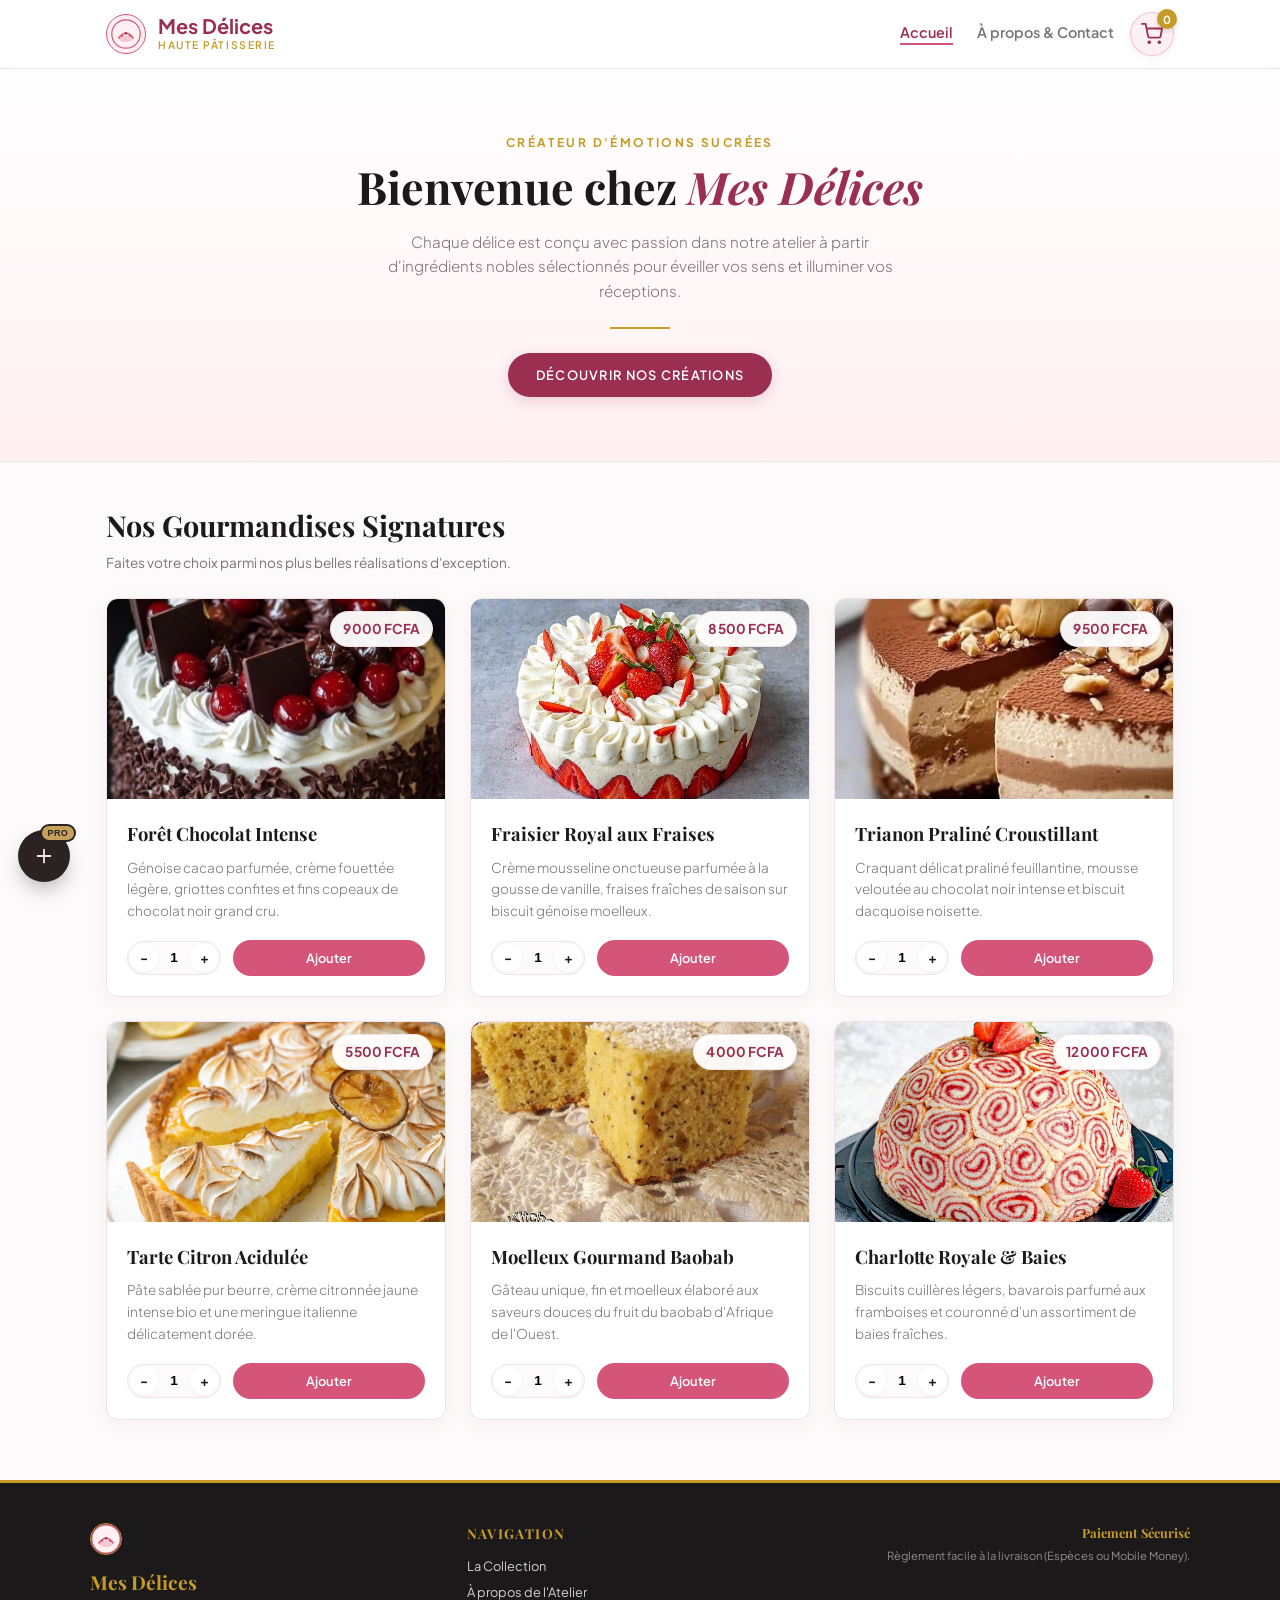
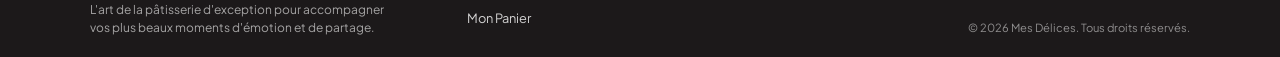
<file: index.html>
<!DOCTYPE html>
<html lang="fr">
<head>
  <meta charset="UTF-8" />
  <meta name="viewport" content="width=device-width, initial-scale=1.0" />
  <title>Mes Délices — Haute Pâtisserie</title>
  
  <!-- Polices Google : Playfair Display pour les titres (luxe) et Plus Jakarta Sans pour les textes -->
  <link rel="preconnect" href="https://fonts.googleapis.com">
  <link rel="preconnect" href="https://fonts.gstatic.com" crossorigin>
    <link rel="icon" type="image/svg+xml" href="max/logo.svg"/>
  <link href="https://fonts.googleapis.com/css2?family=Playfair+Display:ital,wght@0,600;0,700;1,600&family=Plus+Jakarta+Sans:wght@300;400;500;600;700&display=swap" rel="stylesheet">

  <style>
    /* ---------- VARIABLES & THÈME (LUXE SOBRE) ---------- */
    :root {
      --pink: #D4547A;
      --pink-dark: #9B2F52;
      --pink-light: #FFF0F3;
      --gold: #C59B27;
      --gold-light: #FAF5F0;
      --dark: #1C191A;
      --text: #2E2A2C;
      --text-light: #7A7378;
      --bg: #FCFAFA;
      --white: #ffffff;
      --border: #EFE3E7;
      --radius: 12px;
      --transition: all 0.3s cubic-bezier(0.4, 0, 0.2, 1);
      --shadow: 0 4px 20px rgba(155, 47, 82, 0.05);
    }

    /* ---------- RESET & BASES ---------- */
    * {
      box-sizing: border-box;
      margin: 0;
      padding: 0;
    }

    body {
      font-family: 'Plus Jakarta Sans', sans-serif;
      background-color: var(--bg);
      color: var(--text);
      line-height: 1.6;
      display: flex;
      flex-direction: column;
      min-height: 100vh;
      overflow-x: hidden;
    }

    h1, h2, h3, h4 {
      font-family: 'Playfair Display', serif;
      color: var(--dark);
      font-weight: 700;
    }

    a {
      text-decoration: none;
      color: inherit;
    }

    button {
      font-family: inherit;
      cursor: pointer;
      border: none;
      background: none;
      transition: var(--transition);
    }

    /* ---------- NAV BAR / TOP BAR ---------- */
    .top-bar {
      position: sticky;
      top: 0;
      z-index: 100;
      background: rgba(255, 255, 255, 0.95);
      backdrop-filter: blur(8px);
      border-bottom: 1px solid var(--border);
      box-shadow: 0 2px 10px rgba(0, 0, 0, 0.02);
    }

    .top-bar-inner {
      max-width: 1100px;
      margin: 0 auto;
      padding: 12px 16px;
      display: flex;
      align-items: center;
      justify-content: space-between;
    }

    .brand {
      display: flex;
      align-items: center;
      gap: 12px;
    }

    .brand-logo-container {
      width: 40px;
      height: 40px;
      border-radius: 50%;
      background: var(--pink-light);
      border: 1px solid var(--pink);
      display: flex;
      align-items: center;
      justify-content: center;
      padding: 4px;
    }

    .brand-logo-container svg {
      width: 100%;
      height: 100%;
      color: var(--pink);
    }

    .brand-meta {
      display: flex;
      flex-direction: column;
    }

    .brand-name {
      font-size: 1.25rem;
      font-weight: 700;
      color: var(--pink-dark);
      line-height: 1.1;
    }

    .brand-subtitle {
      font-size: 0.65rem;
      text-transform: uppercase;
      letter-spacing: 0.15em;
      color: var(--gold);
      font-weight: 600;
    }

    /* Actions Navigation */
    .nav-actions {
      display: flex;
      align-items: center;
      gap: 16px;
    }

    .desktop-nav {
      display: none;
      gap: 24px;
    }

    .nav-link {
      font-size: 0.9rem;
      font-weight: 600;
      color: var(--text-light);
      position: relative;
      padding-bottom: 4px;
    }

    .nav-link:hover, .nav-link.active {
      color: var(--pink-dark);
    }

    .nav-link::after {
      content: '';
      position: absolute;
      bottom: 0;
      left: 0;
      width: 0;
      height: 2px;
      background: var(--pink);
      transition: var(--transition);
    }

    .nav-link:hover::after, .nav-link.active::after {
      width: 100%;
    }

    .cart-btn {
      position: relative;
      background: var(--pink-light);
      border: 1px solid rgba(212, 84, 122, 0.3);
      color: var(--pink-dark);
      border-radius: 50%;
      width: 44px;
      height: 44px;
      display: flex;
      align-items: center;
      justify-content: center;
      box-shadow: 0 2px 8px rgba(214, 84, 122, 0.1);
    }

    .cart-btn:hover {
      background: var(--pink);
      color: var(--white);
      transform: scale(1.05);
    }

    .cart-count {
      position: absolute;
      top: -4px;
      right: -4px;
      background: var(--gold);
      color: var(--white);
      font-size: 0.7rem;
      font-weight: 700;
      min-width: 20px;
      height: 20px;
      border-radius: 50%;
      display: flex;
      align-items: center;
      justify-content: center;
      padding: 0 4px;
      box-shadow: 0 2px 5px rgba(0,0,0,0.15);
    }

    .burger-btn {
      display: flex;
      align-items: center;
      justify-content: center;
      width: 40px;
      height: 40px;
      color: var(--dark);
    }

    /* ---------- MENU BURGER DESCENT ---------- */
    .mobile-menu {
      display: none;
      background: var(--white);
      border-bottom: 1px solid var(--border);
      padding: 16px;
      flex-direction: column;
      gap: 12px;
      box-shadow: 0 4px 10px rgba(0,0,0,0.05);
    }

    .mobile-menu button {
      text-align: left;
      font-size: 1rem;
      font-weight: 600;
      padding: 10px 12px;
      border-radius: 8px;
      width: 100%;
    }

    .mobile-menu button:hover {
      background: var(--pink-light);
      color: var(--pink-dark);
    }

    /* ---------- CONTENU SPA (ONGLETS) ---------- */
    .tab-content {
      display: none;
    }

    .tab-content.active {
      display: block;
      animation: fadeIn 0.4s ease-in-out;
    }

    @keyframes fadeIn {
      from { opacity: 0; transform: translateY(8px); }
      to { opacity: 1; transform: translateY(0); }
    }

    /* ---------- HERO ACCUEIL ---------- */
    .hero-section {
      background: linear-gradient(180deg, var(--white) 0%, var(--pink-light) 100%);
      text-align: center;
      padding: 48px 16px;
      border-bottom: 1px solid var(--border);
    }

    .hero-container {
      max-width: 750px;
      margin: 0 auto;
    }

    .hero-subtitle {
      font-size: 0.75rem;
      text-transform: uppercase;
      letter-spacing: 0.2em;
      color: var(--gold);
      font-weight: 700;
      margin-bottom: 8px;
      display: block;
    }

    .hero-title {
      font-size: 2.2rem;
      line-height: 1.2;
      margin-bottom: 16px;
    }

    .hero-title span {
      color: var(--pink-dark);
      font-style: italic;
    }

    .hero-desc {
      font-size: 0.95rem;
      color: var(--text-light);
      font-weight: 300;
      max-width: 550px;
      margin: 0 auto 24px;
    }

    .hero-divider {
      width: 60px;
      height: 2px;
      background: var(--gold);
      margin: 0 auto 24px;
    }

    .hero-btn {
      display: inline-flex;
      align-items: center;
      gap: 8px;
      background: var(--pink-dark);
      color: var(--white);
      font-weight: 600;
      font-size: 0.8rem;
      text-transform: uppercase;
      letter-spacing: 0.1em;
      padding: 12px 28px;
      border-radius: 30px;
      box-shadow: 0 4px 15px rgba(155, 47, 82, 0.2);
    }

    .hero-btn:hover {
      background: var(--pink);
      transform: translateY(-2px);
    }

    /* ---------- SECTION TITLES ---------- */
    .section-header {
      max-width: 1100px;
      margin: 40px auto 24px;
      padding: 0 16px;
      display: flex;
      flex-direction: column;
      gap: 4px;
    }

    .section-title {
      font-size: 1.8rem;
    }

    .section-subtitle {
      font-size: 0.85rem;
      color: var(--text-light);
    }

    /* ---------- GRILLE PRODUITS ---------- */
    .products-container {
      max-width: 1100px;
      margin: 0 auto 60px;
      padding: 0 16px;
    }

    .products-grid {
      display: grid;
      grid-template-columns: 1fr;
      gap: 24px;
    }

    .product-card {
      background: var(--white);
      border: 1px solid var(--border);
      border-radius: var(--radius);
      overflow: hidden;
      display: flex;
      flex-direction: column;
      transition: var(--transition);
      box-shadow: var(--shadow);
    }

    .product-card:hover {
      transform: translateY(-5px);
      box-shadow: 0 12px 30px rgba(155, 47, 82, 0.1);
    }

    .product-img-wrapper {
      position: relative;
      height: 200px;
      background: var(--pink-light);
    }

    .product-image {
      width: 100%;
      height: 100%;
      object-fit: cover;
    }

    .product-badge-price {
      position: absolute;
      top: 12px;
      right: 12px;
      background: rgba(255, 255, 255, 0.95);
      padding: 6px 12px;
      border-radius: 20px;
      font-size: 0.85rem;
      font-weight: 700;
      color: var(--pink-dark);
      box-shadow: 0 2px 8px rgba(0,0,0,0.08);
      border: 1px solid var(--border);
    }

    .product-info {
      padding: 20px;
      display: flex;
      flex-direction: column;
      flex-grow: 1;
      justify-content: space-between;
    }

    .product-name-title {
      font-size: 1.15rem;
      margin-bottom: 8px;
    }

    .product-desc-text {
      color: var(--text-light);
      font-size: 0.85rem;
      font-weight: 300;
      margin-bottom: 18px;
      display: -webkit-box;
      -webkit-line-clamp: 3;
      -webkit-box-orient: vertical;
      overflow: hidden;
    }

    .product-actions-bar {
      display: flex;
      align-items: center;
      justify-content: space-between;
      gap: 12px;
    }

    .qty-selector {
      display: flex;
      align-items: center;
      border: 1px solid var(--border);
      border-radius: 20px;
      background: var(--bg);
      padding: 2px;
    }

    .qty-selector button {
      width: 28px;
      height: 28px;
      background: var(--white);
      border-radius: 50%;
      display: flex;
      align-items: center;
      justify-content: center;
      font-size: 0.85rem;
      font-weight: 700;
      color: var(--dark);
      box-shadow: 0 1px 3px rgba(0,0,0,0.05);
    }

    .qty-selector button:hover {
      background: var(--pink-light);
      color: var(--pink-dark);
    }

    .qty-selector input {
      width: 32px;
      text-align: center;
      border: none;
      background: transparent;
      font-size: 0.85rem;
      font-weight: 700;
    }

    .add-to-cart-btn {
      flex-grow: 1;
      background: var(--pink);
      color: var(--white);
      border-radius: 20px;
      padding: 10px 14px;
      font-weight: 600;
      font-size: 0.8rem;
      display: flex;
      align-items: center;
      justify-content: center;
      gap: 6px;
    }

    .add-to-cart-btn:hover {
      background: var(--pink-dark);
    }

    /* ---------- PAGE INFOS ---------- */
    .infos-container {
      max-width: 900px;
      margin: 40px auto 60px;
      padding: 0 16px;
    }

    .infos-grid {
      display: grid;
      grid-template-columns: 1fr;
      gap: 32px;
    }

    .info-card {
      background: var(--white);
      border: 1px solid var(--border);
      border-radius: var(--radius);
      padding: 30px;
      box-shadow: var(--shadow);
    }

    .info-card h3 {
      font-size: 1.35rem;
      color: var(--pink-dark);
      margin-bottom: 20px;
      border-bottom: 1px solid var(--border);
      padding-bottom: 8px;
    }

    .info-details {
      display: flex;
      flex-direction: column;
      gap: 20px;
    }

    .info-item {
      display: flex;
      gap: 16px;
    }

    .info-icon {
      width: 40px;
      height: 40px;
      border-radius: 50%;
      background: var(--pink-light);
      color: var(--pink-dark);
      display: flex;
      align-items: center;
      justify-content: center;
      flex-shrink: 0;
    }

    .info-item h4 {
      font-family: 'Plus Jakarta Sans', sans-serif;
      font-size: 0.75rem;
      text-transform: uppercase;
      letter-spacing: 0.1em;
      color: var(--gold);
      margin-bottom: 2px;
    }

    .info-item p {
      font-size: 0.9rem;
      font-weight: 400;
    }

    .social-links {
      display: flex;
      gap: 12px;
      margin-top: 10px;
    }

    .social-btn {
      width: 36px;
      height: 36px;
      border-radius: 50%;
      background: var(--bg);
      border: 1px solid var(--border);
      display: flex;
      align-items: center;
      justify-content: center;
      color: var(--text-light);
    }

    .social-btn:hover {
      background: var(--pink-light);
      color: var(--pink-dark);
      border-color: var(--pink);
    }

    .hours-list {
      list-style: none;
    }

    .hours-list li {
      display: flex;
      justify-content: space-between;
      padding: 10px 0;
      font-size: 0.9rem;
      border-bottom: 1px dashed var(--border);
    }

    .hours-list li:last-child {
      border-bottom: none;
    }

    .hours-list span.day {
      font-weight: 600;
    }

    .hours-list span.time {
      color: var(--text-light);
    }

    .hours-list li.highlight span.time {
      color: var(--pink-dark);
      font-weight: 700;
    }

    /* ---------- MODAL TIROIR PANIER & COMMANDE ---------- */
    .cart-modal {
      position: fixed;
      inset: 0;
      z-index: 1000;
      display: none;
    }

    .cart-modal.open {
      display: block;
    }

    .modal-overlay {
      position: absolute;
      inset: 0;
      background: rgba(28, 25, 26, 0.5);
      backdrop-filter: blur(2px);
    }

    .modal-drawer {
      position: absolute;
      top: 0;
      right: 0;
      bottom: 0;
      width: 100%;
      max-width: 440px;
      background: var(--white);
      box-shadow: -5px 0 30px rgba(0,0,0,0.15);
      display: flex;
      flex-direction: column;
      animation: slideIn 0.3s ease-out;
    }

    @keyframes slideIn {
      from { transform: translateX(100%); }
      to { transform: translateX(0); }
    }

    .modal-header {
      padding: 20px;
      border-bottom: 1px solid var(--border);
      display: flex;
      align-items: center;
      justify-content: space-between;
    }

    .modal-title-wrapper {
      display: flex;
      align-items: center;
      gap: 8px;
    }

    .modal-title-wrapper .spark {
      color: var(--gold);
    }

    .modal-title-wrapper h2 {
      font-size: 1.3rem;
    }

    .close-modal-btn {
      font-size: 1.5rem;
      color: var(--text-light);
      padding: 4px;
    }

    .close-modal-btn:hover {
      color: var(--pink);
    }

    .modal-body {
      flex-grow: 1;
      overflow-y: auto;
      padding: 20px;
    }

    /* ÉTATS MODAL */
    .modal-state {
      display: none;
    }

    .modal-state.active {
      display: block;
    }

    /* Panier Vide */
    .cart-empty-state {
      text-align: center;
      padding: 40px 10px;
    }

    .cart-empty-icon {
      width: 60px;
      height: 60px;
      border-radius: 50%;
      background: var(--pink-light);
      color: var(--pink-dark);
      display: flex;
      align-items: center;
      justify-content: center;
      margin: 0 auto 16px;
    }

    .cart-empty-state h3 {
      font-size: 1.15rem;
      margin-bottom: 6px;
    }

    .cart-empty-state p {
      font-size: 0.8rem;
      color: var(--text-light);
      margin-bottom: 20px;
    }

    .cart-empty-btn {
      background: var(--pink-dark);
      color: var(--white);
      padding: 10px 20px;
      border-radius: 20px;
      font-size: 0.8rem;
      font-weight: 600;
    }

    /* Liste Panier */
    .cart-items-list {
      display: flex;
      flex-direction: column;
      gap: 14px;
    }

    .cart-item-row {
      display: flex;
      gap: 12px;
      background: var(--gold-light);
      border: 1px solid rgba(197, 155, 39, 0.15);
      border-radius: var(--radius);
      padding: 12px;
      position: relative;
    }

    .cart-item-img {
      width: 64px;
      height: 64px;
      object-fit: cover;
      border-radius: 8px;
    }

    .cart-item-details {
      flex-grow: 1;
      display: flex;
      flex-direction: column;
      justify-content: space-between;
    }

    .cart-item-name {
      font-family: 'Playfair Display', serif;
      font-size: 0.95rem;
      font-weight: 700;
      padding-right: 20px;
    }

    .cart-item-price {
      font-size: 0.85rem;
      font-weight: 700;
      color: var(--pink-dark);
    }

    .cart-item-control-row {
      display: flex;
      align-items: center;
      justify-content: space-between;
      margin-top: 6px;
    }

    .cart-item-subtotal {
      font-size: 0.85rem;
      font-weight: 700;
    }

    .remove-item-btn {
      position: absolute;
      top: 8px;
      right: 8px;
      color: var(--text-light);
      font-size: 0.85rem;
    }

    .remove-item-btn:hover {
      color: var(--pink);
    }

    /* Formulaire de Commande */
    .order-total-banner {
      background: var(--pink-light);
      border: 1px solid rgba(214, 84, 122, 0.2);
      border-radius: 8px;
      padding: 10px;
      text-align: center;
      font-size: 0.85rem;
      color: var(--pink-dark);
      font-weight: 700;
      margin-bottom: 16px;
    }

    .checkout-form {
      display: flex;
      flex-direction: column;
      gap: 14px;
    }

    .form-row-2 {
      display: grid;
      grid-template-columns: 1fr 1fr;
      gap: 12px;
    }

    .form-group-custom {
      display: flex;
      flex-direction: column;
      gap: 4px;
    }

    .form-group-custom label {
      font-size: 0.7rem;
      font-weight: 700;
      text-transform: uppercase;
      letter-spacing: 0.05em;
      color: var(--gold);
    }

    .form-group-custom label span {
      color: var(--pink);
    }

    .form-group-custom input,
    .form-group-custom textarea {
      width: 100%;
      border: 1px solid var(--border);
      border-radius: 8px;
      padding: 10px 12px;
      font-size: 0.9rem;
      font-family: inherit;
      background: var(--bg);
      transition: var(--transition);
    }

    .form-group-custom input:focus,
    .form-group-custom textarea:focus {
      outline: none;
      border-color: var(--pink);
      background: var(--white);
    }

    .form-actions {
      display: flex;
      gap: 12px;
      margin-top: 10px;
    }

    .form-back-btn {
      width: 35%;
      border: 1px solid var(--pink);
      color: var(--pink-dark);
      border-radius: 20px;
      padding: 12px;
      font-weight: 700;
      font-size: 0.8rem;
    }

    .form-back-btn:hover {
      background: var(--pink-light);
    }

    .form-submit-btn {
      width: 65%;
      background: var(--pink-dark);
      color: var(--white);
      border-radius: 20px;
      padding: 12px;
      font-weight: 700;
      font-size: 0.8rem;
    }

    .form-submit-btn:hover {
      background: var(--pink);
    }

    /* Succès */
    .success-state {
      text-align: center;
      padding: 20px 0;
    }

    .success-icon {
      width: 64px;
      height: 64px;
      background: #E8F5E9;
      border: 2px solid #4CAF50;
      color: #2E7D32;
      border-radius: 50%;
      display: flex;
      align-items: center;
      justify-content: center;
      margin: 0 auto 16px;
    }

    .success-title {
      font-size: 1.5rem;
      margin-bottom: 8px;
    }

    .success-desc {
      font-size: 0.85rem;
      color: var(--text-light);
      margin-bottom: 24px;
    }

    .success-receipt {
      background: var(--pink-light);
      border-radius: var(--radius);
      padding: 16px;
      text-align: left;
      font-size: 0.8rem;
      display: flex;
      flex-direction: column;
      gap: 8px;
      margin-bottom: 24px;
    }

    .receipt-line span {
      display: block;
    }

    .receipt-label {
      font-size: 0.65rem;
      text-transform: uppercase;
      letter-spacing: 0.05em;
      color: var(--gold);
      font-weight: 700;
    }

    .receipt-value {
      font-weight: 600;
      color: var(--dark);
    }

    .success-close-btn {
      width: 100%;
      background: var(--pink-dark);
      color: var(--white);
      padding: 12px;
      border-radius: 20px;
      font-weight: 700;
      font-size: 0.8rem;
    }

    /* Bas de Modal (Total & Validation) */
    .modal-footer {
      border-top: 1px solid var(--border);
      padding: 20px;
      background: var(--pink-light);
      display: flex;
      flex-direction: column;
      gap: 12px;
    }

    .footer-total-row {
      display: flex;
      justify-content: space-between;
      align-items: center;
    }

    .footer-total-row span {
      font-size: 0.9rem;
      color: var(--text-light);
    }

    .footer-total-row strong {
      font-family: 'Playfair Display', serif;
      font-size: 1.35rem;
      color: var(--pink-dark);
    }

    .validate-order-btn {
      background: var(--pink-dark);
      color: var(--white);
      border-radius: 20px;
      padding: 14px;
      font-weight: 700;
      font-size: 0.85rem;
      display: flex;
      align-items: center;
      justify-content: center;
      gap: 8px;
    }

    .validate-order-btn:hover {
      background: var(--pink);
    }

    /* ---------- TOAST NOTIFICATIONS ---------- */
    .toast-notif {
      position: fixed;
      bottom: 24px;
      right: 24px;
      background: var(--dark);
      color: var(--white);
      padding: 12px 20px;
      border-radius: 8px;
      box-shadow: 0 4px 15px rgba(0,0,0,0.2);
      font-size: 0.8rem;
      font-weight: 500;
      z-index: 999999;
      transform: translateY(100px);
      opacity: 0;
      pointer-events: none;
      transition: var(--transition);
      display: flex;
      align-items: center;
      gap: 8px;
    }

    .toast-notif.show {
      transform: translateY(0);
      opacity: 1;
    }

    .toast-notif .spark {
      color: var(--gold);
    }

    /* ---------- FOOTER ---------- */
    .main-footer {
      background: var(--dark);
      color: var(--white);
      padding: 40px 16px 20px;
      border-top: 3px solid var(--gold);
    }

    .footer-inner {
      max-width: 1100px;
      margin: 0 auto;
      display: grid;
      grid-template-columns: 1fr;
      gap: 30px;
      text-align: center;
    }

    .footer-brand {
      display: flex;
      flex-direction: column;
      align-items: center;
    }

    .footer-logo {
      width: 32px;
      height: 32px;
      border: 1px solid var(--gold);
      border-radius: 50%;
      display: flex;
      align-items: center;
      justify-content: center;
      margin-bottom: 12px;
    }

    .footer-logo svg {
      width: 18px;
      height: 18px;
      color: var(--gold);
    }

    .footer-title {
      font-family: 'Playfair Display', serif;
      font-size: 1.2rem;
      color: var(--gold);
      margin-bottom: 4px;
    }

    .footer-desc {
      font-size: 0.75rem;
      color: rgba(255,255,255,0.6);
      max-width: 300px;
      line-height: 1.5;
    }

    .footer-nav {
      display: flex;
      flex-direction: column;
      align-items: center;
      gap: 10px;
    }

    .footer-nav h4 {
      font-size: 0.85rem;
      text-transform: uppercase;
      letter-spacing: 0.1em;
      color: var(--gold);
      margin-bottom: 4px;
    }

    .footer-nav button {
      color: rgba(255,255,255,0.8);
      font-size: 0.8rem;
    }

    .footer-nav button:hover {
      color: var(--gold);
    }

    .footer-badge {
      display: flex;
      flex-direction: column;
      align-items: center;
      justify-content: space-between;
      gap: 16px;
    }

    .badge-details h4 {
      font-size: 0.8rem;
      color: var(--gold);
      margin-bottom: 4px;
    }

    .badge-details p {
      font-size: 0.7rem;
      color: rgba(255,255,255,0.5);
    }

    .copyright {
      font-size: 0.7rem;
      color: rgba(255,255,255,0.3);
      text-align: center;
      margin-top: 30px;
      border-top: 1px solid rgba(255,255,255,0.08);
      padding-top: 20px;
    }

    /* ---------- MEDIA QUERIES (TABLETTE / DESKTOP) ---------- */
    @media (min-width: 640px) {
      .products-grid {
        grid-template-columns: repeat(2, 1fr);
      }
      .infos-grid {
        grid-template-columns: 1.2fr 0.8fr;
      }
    }

    @media (min-width: 768px) {
      .desktop-nav {
        display: flex;
      }
      .burger-btn {
        display: none;
      }
      .mobile-menu {
        display: none !important;
      }
      .hero-section {
        padding: 64px 24px;
      }
      .hero-title {
        font-size: 2.8rem;
      }
      .footer-inner {
        grid-template-columns: repeat(3, 1fr);
        text-align: left;
      }
      .footer-brand {
        align-items: flex-start;
      }
      .footer-nav {
        align-items: flex-start;
      }
      .footer-badge {
        align-items: flex-end;
        text-align: right;
      }
    }

    @media (min-width: 960px) {
      .products-grid {
        grid-template-columns: repeat(3, 1fr);
      }
    }
  </style>
</head>
<body>

  <!-- BANDEAU DE NAVIGATION -->
  <header class="top-bar">
    <div class="top-bar-inner">
      
      <!-- Logo et Titre -->
      <a href="#" onclick="switchTab('accueil')" class="brand">
        <div class="brand-logo-container">
      <img src="max/logo.svg" alt="Mes Délices" class="brand-logo"/>
        </div>
        <div class="brand-meta">
          <span class="brand-name">Mes Délices</span>
          <span class="brand-subtitle">Haute Pâtisserie</span>
        </div>
      </a>

      <!-- Actions de navigation -->
      <div class="nav-actions">
        <!-- Navigation Bureau -->
        <nav class="desktop-nav">
          <button onclick="switchTab('accueil')" id="nav-desk-accueil" class="nav-link active">Accueil</button>
          <button onclick="switchTab('infos')" id="nav-desk-infos" class="nav-link">À propos & Contact</button>
        </nav>

        <!-- Bouton Panier -->
        <button class="cart-btn" id="cartBtn" onclick="openCartModal()" aria-label="Voir le panier">
          <svg viewBox="0 0 24 24" width="22" height="22" fill="none" stroke="currentColor" stroke-width="2" stroke-linecap="round" stroke-linejoin="round">
            <circle cx="9" cy="21" r="1"/><circle cx="20" cy="21" r="1"/>
            <path d="M1 1h4l2.68 13.39a2 2 0 0 0 2 1.61h9.72a2 2 0 0 0 2-1.61L23 6H6"/>
          </svg>
          <span class="cart-count" id="cartCount">0</span>
        </button>

        <!-- Menu Mobile Burger -->
        <button class="burger-btn" onclick="toggleMobileMenu()" aria-label="Ouvrir le menu">
          <svg viewBox="0 0 24 24" width="24" height="24" fill="none" stroke="currentColor" stroke-width="2">
            <line x1="3" y1="12" x2="21" y2="12"></line>
            <line x1="3" y1="6" x2="21" y2="6"></line>
            <line x1="3" y1="18" x2="21" y2="18"></line>
          </svg>
        </button>
      </div>

    </div>

    <!-- Tiroir Burger Mobile -->
    <div class="mobile-menu" id="mobileMenu">
      <button onclick="switchTab('accueil'); toggleMobileMenu();">✨ Accueil Gourmand</button>
      <button onclick="switchTab('infos'); toggleMobileMenu();">📍 Informations & Contact</button>
    </div>
  </header>

  <main>

    <!-- ==================== ONGLETS : ACCUEIL ==================== -->
    <section id="page-accueil" class="tab-content active">
      
      <!-- Section Bienvenue -->
      <div class="hero-section">
        <div class="hero-container">
          <span class="hero-subtitle">Créateur d'Émotions Sucrées</span>
          <h1 class="hero-title">Bienvenue chez <span>Mes Délices</span></h1>
          <p class="hero-desc">
            Chaque délice est conçu avec passion dans notre atelier à partir d'ingrédients nobles sélectionnés pour éveiller vos sens et illuminer vos réceptions.
          </p>
          <div class="hero-divider"></div>
          <a href="#produits-start" class="hero-btn">
            Découvrir nos créations
          </a>
        </div>
      </div>

      <!-- Titre de la galerie -->
      <div class="section-header" id="produits-start">
        <h2 class="section-title">Nos Gourmandises Signatures</h2>
        <p class="section-subtitle">Faites votre choix parmi nos plus belles réalisations d'exception.</p>
      </div>

      <!-- Grille des produits -->
      <div class="products-container">
        <div class="products-grid" id="productsGrid"></div>
      </div>

    </section>

    <!-- ==================== ONGLETS : INFOS ==================== -->
    <section id="page-infos" class="tab-content">
      
      <div class="section-header">
        <h2 class="section-title">Notre Atelier de Prestige</h2>
        <p class="section-subtitle">Retrouvez nos coordonnées, horaires et venez partager l'expérience en boutique.</p>
      </div>

      <div class="infos-container">
        <div class="infos-grid">
          
          <!-- Carte Informations de Contact -->
          <div class="info-card">
            <h3>Nos Coordonnées</h3>
            <div class="info-details">
              
              <div class="info-item">
                <div class="info-icon">📍</div>
                <div>
                  <h4>Atelier Principal</h4>
                  <p>12 Avenue de l'Émeraude, Cocody, Abidjan</p>
                </div>
              </div>

              <div class="info-item">
                <div class="info-icon">📞</div>
                <div>
                  <h4>Service Client Privé</h4>
                  <p>+225 07 07 89 89 00</p>
                </div>
              </div>

              <div class="info-item">
                <div class="info-icon">✉️</div>
                <div>
                  <h4>Courrier Électronique</h4>
                  <p>contact@mesdelices-demo.com</p>
                </div>
              </div>

              <div class="info-item">
                <div class="info-icon">✨</div>
                <div>
                  <h4>Réseaux Sociaux</h4>
                  <div class="social-links">
                    <a href="#" class="social-btn" aria-label="Facebook">F</a>
                    <a href="#" class="social-btn" aria-label="Instagram">I</a>
                    <a href="#" class="social-btn" aria-label="WhatsApp">W</a>
                  </div>
                </div>
              </div>

            </div>
          </div>

          <!-- Heures d'Ouverture -->
          <div class="info-card">
            <h3>Heures d'Ouverture</h3>
            <ul class="hours-list">
              <li>
                <span class="day">Mardi — Vendredi</span>
                <span class="time">09h00 - 19h00</span>
              </li>
              <li class="highlight">
                <span class="day">Samedi</span>
                <span class="time">08h30 - 20h00</span>
              </li>
              <li>
                <span class="day">Dimanche Matin</span>
                <span class="time">09h00 - 13h00</span>
              </li>
              <li>
                <span class="day" style="color: var(--text-light);">Lundi</span>
                <span class="time">Fermé</span>
              </li>
            </ul>
          </div>

        </div>
      </div>

    </section>

  </main>

  <!-- ==================== PIED DE PAGE (FOOTER) ==================== -->
  <footer class="main-footer">
    <div class="footer-inner">
      
      <!-- Brand & Description -->
      <div class="footer-brand">
        <div class="footer-logo">
 <img src="max/logo.svg" alt="Mes Délices" class="brand-logo"/>
        </div>
        <h4 class="footer-title">Mes Délices</h4>
        <p class="footer-desc">
          L'art de la pâtisserie d'exception pour accompagner vos plus beaux moments d'émotion et de partage.
        </p>
      </div>

      <!-- Liens rapides -->
      <div class="footer-nav">
        <h4>Navigation</h4>
        <button onclick="switchTab('accueil')">La Collection</button>
        <button onclick="switchTab('infos')">À propos de l'Atelier</button>
        <button onclick="openCartModal()">Mon Panier</button>
      </div>

      <!-- Trust Elements -->
      <div class="footer-badge">
        <div class="badge-details">
          <h4>Paiement Sécurisé</h4>
          <p>Règlement facile à la livraison (Espèces ou Mobile Money).</p>
        </div>
        <div class="badge-details" style="margin-top: 10px;">
          <p>© 2026 Mes Délices. Tous droits réservés.</p>
          
        </div>
      </div>

    </div>
  </footer>

  <!-- ==================== DIALOGUE MODAL : PANIER & FINALISATION ==================== -->
  <div class="cart-modal" id="cartModal">
    <div class="modal-overlay" onclick="closeCartModal()"></div>
    <div class="modal-drawer">
      
      <!-- Entête modal -->
      <div class="modal-header">
        <div class="modal-title-wrapper">
          <span class="spark">✦</span>
          <h2 id="modalTitle">Mon Panier Gourmet</h2>
        </div>
        <button class="close-modal-btn" onclick="closeCartModal()" aria-label="Fermer">&times;</button>
      </div>

      <!-- Corps dynamique du modal -->
      <div class="modal-body">
        
        <!-- ÉTATE 1 : VISUALISATION DU PANIER -->
        <div id="stateCart" class="modal-state active">
          
          <!-- État Vide -->
          <div id="cartEmpty" class="cart-empty-state">
            <div class="cart-empty-icon">🛒</div>
            <h3>Votre panier est vide</h3>
            <p>Découvrez notre sélection artisanale et ajoutez des gourmandises pour commencer.</p>
            <button class="cart-empty-btn" onclick="closeCartModal()">Voir les gâteaux</button>
          </div>

          <!-- Liste des articles -->
          <div id="cartList" class="cart-items-list"></div>

        </div>

        <!-- ÉTAT 2 : FORMULAIRE DE COMMANDE -->
        <div id="stateForm" class="modal-state">
          <div class="order-total-banner">
            Montant total de votre commande : <span id="checkoutTotal">0 FCFA</span>
          </div>

          <form id="orderForm" class="checkout-form" novalidate onsubmit="handleFormSubmit(event)">
            
            <div class="form-row-2">
              <div class="form-group-custom">
                <label for="cmdNom">Nom <span>*</span></label>
                <input type="text" id="cmdNom" placeholder="Ex: Kouassi" required />
              </div>
              <div class="form-group-custom">
                <label for="cmdPrenoms">Prénom <span>*</span></label>
                <input type="text" id="cmdPrenoms" placeholder="Ex: Aya Grace" required />
              </div>
            </div>

            <div class="form-row-2">
              <div class="form-group-custom">
                <label for="cmdTel">Téléphone <span>*</span></label>
                <input type="tel" id="cmdTel" placeholder="Ex: 0707898900" maxlength="10" inputmode="numeric" oninput="this.value=this.value.replace(/[^0-9]/g,'').slice(0,10)" required />
              </div>
              <div class="form-group-custom">
                <label for="cmdEmail">E-mail <span>*</span></label>
                <input type="email" id="cmdEmail" placeholder="exemple@email.com" required />
              </div>
            </div>

            <div class="form-group-custom">
              <label for="cmdAdresse">Adresse précise de livraison <span>*</span></label>
              <textarea id="cmdAdresse" rows="3" placeholder="Quartier, résidence, indications..." required></textarea>
            </div>

            <div class="form-group-custom">
              <label for="cmdDate">Date de livraison souhaitée</label>
              <input type="date" id="cmdDate" />
            </div>

            <!-- Actions du formulaire -->
            <div class="form-actions">
              <button type="button" class="form-back-btn" onclick="changeModalState('cart')">Retour</button>
              <button type="submit" class="form-submit-btn">Confirmer ✦</button>
            </div>

          </form>
        </div>

        <!-- ÉTAT 3 : SUCCÈS & ENREGISTREMENT -->
        <div id="stateSuccess" class="modal-state">
          <div class="success-state">
            <div class="success-icon">✓</div>
            <h3 class="success-title">Commande Enregistrée</h3>
            <p class="success-desc">Merci pour votre confiance. Votre demande a bien été prise en compte par notre atelier.</p>
            
            <div class="success-receipt">
              <div class="receipt-line">
                <span class="receipt-label">Destinataire</span>
                <span class="receipt-value" id="successClient">Client</span>
              </div>
              <div class="receipt-line" style="margin-top: 8px;">
                <span class="receipt-label">Numéro de téléphone</span>
                <span class="receipt-value" id="successTel">Téléphone</span>
              </div>
              <div class="receipt-line" style="margin-top: 8px;">
                <span class="receipt-label">Status</span>
                <span class="receipt-value" style="color: #4CAF50;">Attente de confirmation</span>
              </div>
            </div>

            <button class="success-close-btn" onclick="finishOrderProcess()">Retourner à l'accueil</button>
          </div>
        </div>

      </div>

      <!-- Bas du tiroir (uniquement pour le panier) -->
      <div class="modal-footer" id="modalFooter">
        <div class="footer-total-row">
          <span>Sous-total</span>
          <strong id="modalCartTotal">0 FCFA</strong>
        </div>
        <button class="validate-order-btn" onclick="changeModalState('form')">
          Valider mon panier
          <svg viewBox="0 0 24 24" width="16" height="16" fill="none" stroke="currentColor" stroke-width="2">
            <path d="M5 12h14M12 5l7 7-7 7"/>
          </svg>
        </button>
      </div>

    </div>
  </div>

  <!-- TOAST DE NOTIFICATION -->
  <div class="toast-notif" id="toastNotif">
    <span class="spark">✦</span>
    <span id="toastMessage">Article ajouté au panier d'or.</span>
  </div>
<script src="tiers.js">
</script>
  <!-- ==================== CORE SCRIPT JAVASCRIPT ==================== -->
  <script>
    // ---------- Données des Produits de Prestige (Démo de haute pâtisserie) ----------
    const PRODUCTS = [
      { 
        id: 1, 
        name: "Forêt Chocolat Intense", 
        desc: "Génoise cacao parfumée, crème fouettée légère, griottes confites et fins copeaux de chocolat noir grand cru.", 
        price: 9000, 
        img: "images/Foretchocolat.jpg" 
      },
      { 
        id: 2, 
        name: "Fraisier Royal aux Fraises", 
        desc: "Crème mousseline onctueuse parfumée à la gousse de vanille, fraises fraîches de saison sur biscuit génoise moelleux.", 
        price: 8500, 
        img: "images/FraisierauxFraises.jpg" 
      },
      { 
        id: 3, 
        name: "Trianon Praliné Croustillant", 
        desc: "Craquant délicat praliné feuillantine, mousse veloutée au chocolat noir intense et biscuit dacquoise noisette.", 
        price: 9500, 
        img: "images/TrianonPraline.jpg" 
      },
      { 
        id: 4, 
        name: "Tarte Citron Acidulée", 
        desc: "Pâte sablée pur beurre, crème citronnée jaune intense bio et une meringue italienne délicatement dorée.", 
        price: 5500, 
        img: "images/Tarteacidulee.jpg" 
      },
      { 
        id: 5, 
        name: "Moelleux Gourmand Baobab", 
        desc: "Gâteau unique, fin et moelleux élaboré aux saveurs douces du fruit du baobab d'Afrique de l'Ouest.", 
        price: 4000, 
        img:  "images/MoelleuxBaobab.jpg"
      },
      { 
        id: 6, 
        name: "Charlotte Royale & Baies", 
        desc: "Biscuits cuillères légers, bavarois parfumé aux framboises et couronné d'un assortiment de baies fraîches.", 
        price: 12000, 
        img: "images/CharlotteRoyale.jpg" 
      }
    ];

    // Variables de contrôle de l'application
    let cart = []; // Format : [{ id, qty }]
    let activeTab = 'accueil';

    // ---------- Au chargement initial ----------
    window.addEventListener('DOMContentLoaded', () => {
      renderProductsGrid();
      updateCartBadge();
      
      // Configuration de la date minimale de livraison (demain)
      const dateInput = document.getElementById('cmdDate');
      if (dateInput) {
        const tomorrow = new Date();
        tomorrow.setDate(tomorrow.getDate() + 1);
        dateInput.min = tomorrow.toISOString().split('T')[0];
        dateInput.value = tomorrow.toISOString().split('T')[0];
      }
    });

    // ---------- Gestion Navigation SPA (Onglets) ----------
    function switchTab(tabId) {
      activeTab = tabId;

      // Éléments des onglets
      const tabAccueil = document.getElementById('page-accueil');
      const tabInfos = document.getElementById('page-infos');

      // Boutons Navigation Bureau
      const linkAccueilDesk = document.getElementById('nav-desk-accueil');
      const linkInfosDesk = document.getElementById('nav-desk-infos');

      if (tabId === 'accueil') {
        tabAccueil.classList.add('active');
        tabInfos.classList.remove('active');

        linkAccueilDesk.classList.add('active');
        linkInfosDesk.classList.remove('active');
      } else if (tabId === 'infos') {
        tabInfos.classList.add('active');
        tabAccueil.classList.remove('active');

        linkInfosDesk.classList.add('active');
        linkAccueilDesk.classList.remove('active');
      }

      window.scrollTo({ top: 0, behavior: 'smooth' });
    }

    // Toggle menu mobile burger dropdown
    function toggleMobileMenu() {
      const menu = document.getElementById('mobileMenu');
      if (menu.style.display === 'flex') {
        menu.style.display = 'none';
      } else {
        menu.style.display = 'flex';
      }
    }

    // ---------- Affichage des Produits ----------
    function renderProductsGrid() {
      const grid = document.getElementById('productsGrid');
      grid.innerHTML = PRODUCTS.map(p => `
        <div class="product-card">
          <div class="product-img-wrapper">
            <img class="product-image" src="${p.img}" alt="${p.name}" loading="lazy"/>
            <span class="product-badge-price">${formatPrice(p.price)}</span>
          </div>
          <div class="product-info">
            <div>
              <h3 class="product-name-title">${p.name}</h3>
              <p class="product-desc-text">${p.desc}</p>
            </div>
            <div class="product-actions-bar">
              <!-- Sélecteur de quantité local -->
              <div class="qty-selector">
                <button type="button" onclick="changeProductCardQty(${p.id}, -1)">-</button>
                <input type="text" id="qty-card-${p.id}" value="1" readonly/>
                <button type="button" onclick="changeProductCardQty(${p.id}, 1)">+</button>
              </div>
              <button class="add-to-cart-btn" onclick="addProductToCart(${p.id})">
                Ajouter
              </button>
            </div>
          </div>
        </div>
      `).join('');
    }

    // Changer la quantité du sélecteur directement sur la fiche produit
    function changeProductCardQty(productId, change) {
      const input = document.getElementById(`qty-card-${productId}`);
      let currentVal = parseInt(input.value) || 1;
      currentVal += change;
      if (currentVal < 1) currentVal = 1;
      if (currentVal > 15) currentVal = 15;
      input.value = currentVal;
    }

    // ---------- Utilitaires ----------
    function formatPrice(n) {
      return n.toLocaleString('fr-FR') + ' FCFA';
    }

    function getProduct(id) {
      return PRODUCTS.find(p => p.id === id);
    }

    function showToast(message) {
      const toast = document.getElementById('toastNotif');
      const toastMsg = document.getElementById('toastMessage');
      toastMsg.innerText = message;
      
      toast.classList.add('show');
      clearTimeout(window.toastTimer);
      window.toastTimer = setTimeout(() => {
        toast.classList.remove('show');
      }, 3000);
    }

    // ---------- Modal Tiroir (Contrôles d'état) ----------
    function openCartModal() {
      const modal = document.getElementById('cartModal');
      modal.classList.add('open');
      document.body.style.overflow = 'hidden'; // désactive le défilement de fond
      changeModalState('cart');
    }

    function closeCartModal() {
      const modal = document.getElementById('cartModal');
      modal.classList.remove('open');
      document.body.style.overflow = '';
    }

    // Changement d'étapes dans le tiroir ('cart' | 'form' | 'success')
    function changeModalState(state) {
      const stateCart = document.getElementById('stateCart');
      const stateForm = document.getElementById('stateForm');
      const stateSuccess = document.getElementById('stateSuccess');
      
      const modalFooter = document.getElementById('modalFooter');
      const modalTitle = document.getElementById('modalTitle');

      // Masquer tous les états
      stateCart.classList.remove('active');
      stateForm.classList.remove('active');
      stateSuccess.classList.remove('active');
      modalFooter.style.display = 'none';

      if (state === 'cart') {
        stateCart.classList.add('active');
        modalTitle.innerText = "Mon Panier Gourmet";
        renderCartList();
        if (cart.length > 0) {
          modalFooter.style.display = 'flex';
        }
      } else if (state === 'form') {
        stateForm.classList.add('active');
        modalTitle.innerText = "Finaliser la commande";
        const total = cart.reduce((sum, item) => sum + (getProduct(item.id).price * item.qty), 0);
        document.getElementById('checkoutTotal').innerText = formatPrice(total);
      } else if (state === 'success') {
        stateSuccess.classList.add('active');
        modalTitle.innerText = "Prestige Validé";
      }
    }

    // ---------- Gestion Interne du Panier ----------
    function addProductToCart(productId) {
      const cardInput = document.getElementById(`qty-card-${productId}`);
      const quantity = parseInt(cardInput.value) || 1;

      const existingItem = cart.find(item => item.id === productId);
      if (existingItem) {
        existingItem.qty += quantity;
      } else {
        cart.push({ id: productId, qty: quantity });
      }

      // Reset quantité sur la carte
      cardInput.value = 1;

      updateCartBadge();
      showToast(`${quantity} x "${getProduct(productId).name}" ajouté au panier.`);
    }

    function changeCartItemQty(productId, change) {
      const item = cart.find(i => i.id === productId);
      if (item) {
        item.qty += change;
        if (item.qty <= 0) {
          removeItemFromCart(productId);
          return;
        }
        if (item.qty > 20) item.qty = 20;
      }
      renderCartList();
      updateCartBadge();
    }

    function removeItemFromCart(productId) {
      cart = cart.filter(item => item.id !== productId);
      renderCartList();
      updateCartBadge();
      showToast("Gourmandise retirée de votre sélection.");
    }

    function updateCartBadge() {
      const totalCount = cart.reduce((sum, item) => sum + item.qty, 0);
      document.getElementById('cartCount').innerText = totalCount;
    }

    // Rendu dynamique de la liste d'articles dans le panier tiroir
    function renderCartList() {
      const container = document.getElementById('cartList');
      const emptyState = document.getElementById('cartEmpty');
      const modalFooter = document.getElementById('modalFooter');

      if (cart.length === 0) {
        container.innerHTML = '';
        emptyState.style.display = 'block';
        modalFooter.style.display = 'none';
        return;
      }

      emptyState.style.display = 'none';
      modalFooter.style.display = 'flex';

      let total = 0;

      container.innerHTML = cart.map(item => {
        const prod = getProduct(item.id);
        const subtotal = prod.price * item.qty;
        total += subtotal;

        return `
          <div class="cart-item-row">
            <img src="${prod.img}" alt="${prod.name}" class="cart-item-img" />
            <div class="cart-item-details">
              <div>
                <div class="cart-item-name">${prod.name}</div>
                <div class="cart-item-price">${formatPrice(prod.price)}</div>
              </div>
              <div class="cart-item-control-row">
                <div class="qty-selector" style="scale: 0.9; transform-origin: left center;">
                  <button type="button" onclick="changeCartItemQty(${item.id}, -1)">-</button>
                  <input type="text" value="${item.qty}" readonly />
                  <button type="button" onclick="changeCartItemQty(${item.id}, 1)">+</button>
                </div>
                <div class="cart-item-subtotal">${formatPrice(subtotal)}</div>
              </div>
            </div>
            <button class="remove-item-btn" onclick="removeItemFromCart(${item.id})" aria-label="Supprimer">&times;</button>
          </div>
        `;
      }).join('');

      document.getElementById('modalCartTotal').innerText = formatPrice(total);
    }

    // ---------- Traitement du Formulaire de Commande ----------
    function handleFormSubmit(event) {
      event.preventDefault();

      // Récupération des informations de livraison
      const nom = document.getElementById('cmdNom').value.trim();
      const prenoms = document.getElementById('cmdPrenoms').value.trim();
      const email = document.getElementById('cmdEmail').value.trim();
      const tel = document.getElementById('cmdTel').value.trim();
      const adresse = document.getElementById('cmdAdresse').value.trim();

      // Vérification des champs vides
      if (!nom || !prenoms || !email || !tel || !adresse) {
        showToast("Veuillez remplir toutes les informations requises.");
        return;
      }

      // Vérification Téléphone local (Côte d'Ivoire : 10 chiffres commençant par 01, 05, 07)
      const telRegex = /^(01|05|07)\d{8}$/;
      if (!telRegex.test(tel)) {
        showToast("Numéro invalide. Il doit commencer par 01, 05 ou 07 et faire 10 chiffres.");
        return;
      }

      // Vérification basique de l'email
      const emailRegex = /^[^\s@]+@[^\s@]+\.[^\s@]+$/;
      if (!emailRegex.test(email)) {
        showToast("Veuillez entrer une adresse e-mail valide.");
        return;
      }

      if (cart.length === 0) {
        showToast("Votre panier est vide.");
        return;
      }

      // Remplissage de l'écran de réussite
      document.getElementById('successClient').innerText = `${prenoms} ${nom.toUpperCase()}`;
      document.getElementById('successTel').innerText = tel.replace(/(\d{2})(\d{2})(\d{2})(\d{2})(\d{2})/, "$1 $2 $3 $4 $5"); // Format espacé

      // Basculer vers l'état de succès
      changeModalState('success');

      // Vider le panier
      cart = [];
      updateCartBadge();
      document.getElementById('orderForm').reset();
    }

    function finishOrderProcess() {
      closeCartModal();
      switchTab('accueil');
    }
  </script>
</body>
</html>
</file>
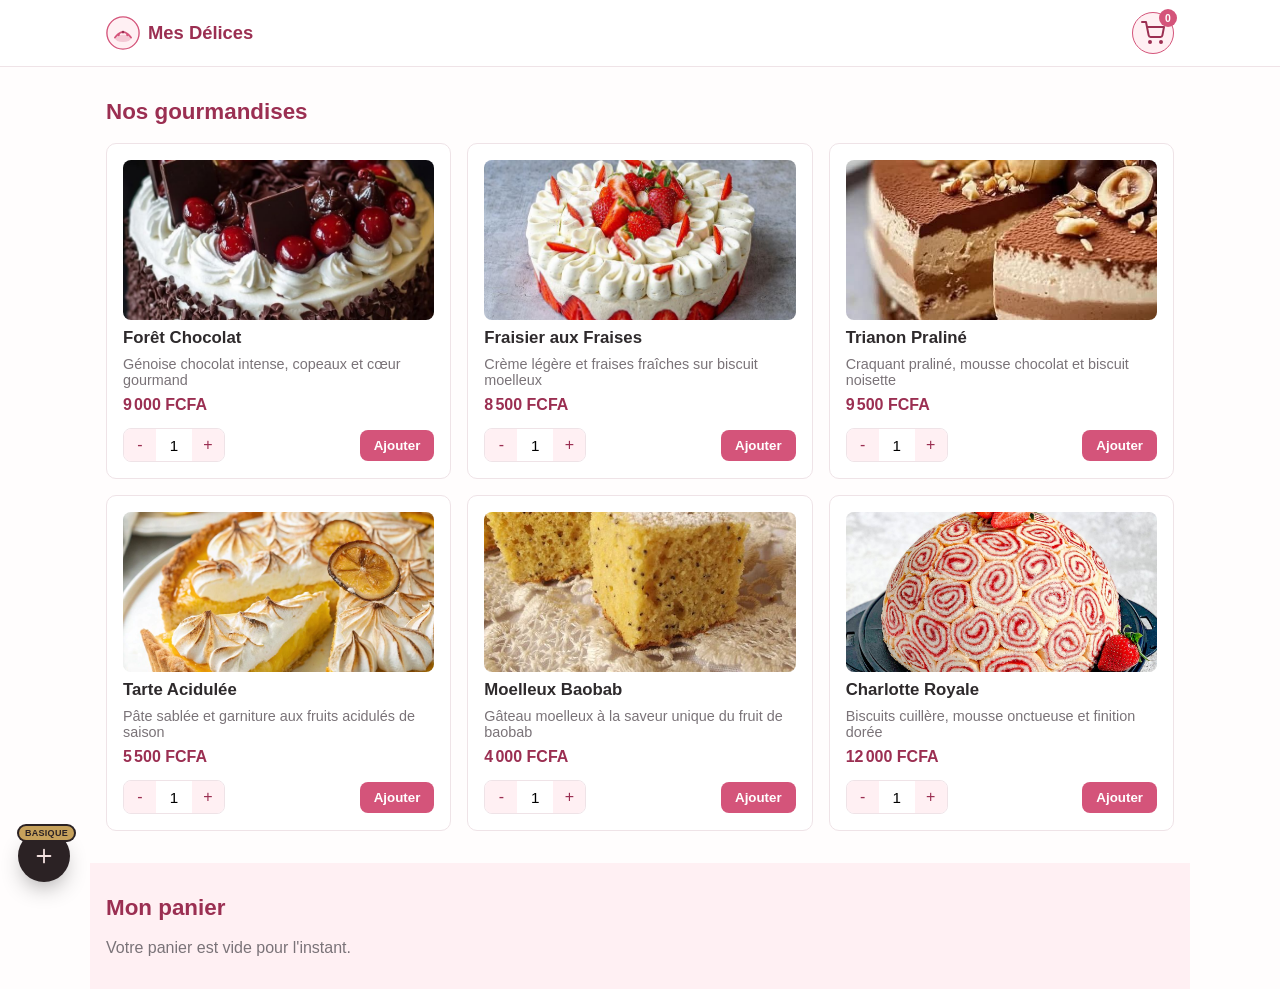
<file: basique/index.html>
<!DOCTYPE html>
<html lang="fr">
<head>
<meta charset="UTF-8"/>
<meta name="viewport" content="width=device-width, initial-scale=1.0"/>
<title>Mes Délices</title>
<link rel="stylesheet" href="style.css"/>
</head>
<body>

<header class="top-bar">
  <div class="top-bar-inner">
    <div class="brand">
      <img src="logo.svg" alt="Mes Délices" class="brand-logo"/>
      <span class="brand-name">Mes Délices</span>
    </div>
    <button class="cart-btn" id="cartBtn" aria-label="Voir le panier">
      <svg viewBox="0 0 24 24" width="24" height="24" fill="none" stroke="currentColor" stroke-width="2" stroke-linecap="round" stroke-linejoin="round">
        <circle cx="9" cy="21" r="1"/><circle cx="20" cy="21" r="1"/>
        <path d="M1 1h4l2.68 13.39a2 2 0 0 0 2 1.61h9.72a2 2 0 0 0 2-1.61L23 6H6"/>
      </svg>
      <span class="cart-count" id="cartCount">0</span>
    </button>
  </div>
</header>

<main>

  <section class="products-section" id="produits">
    <h1 class="section-title">Nos gourmandises</h1>
    <div class="products-grid" id="productsGrid"></div>
  </section>

  <section class="cart-section" id="panier">
    <h2 class="section-title">Mon panier</h2>
    <div id="cartEmpty" class="cart-empty">Votre panier est vide pour l'instant.</div>
    <div id="cartList" class="cart-list"></div>
    <div class="cart-total-row" id="cartTotalRow" style="display:none;">
      <span>Total</span>
      <strong id="cartTotal">0 FCFA</strong>
    </div>
    <button class="btn-primary" id="validateCartBtn" style="display:none;">Valider mon panier</button>
  </section>

  <section class="order-section" id="commande" style="display:none;">
    <h2 class="section-title">Finaliser ma commande</h2>

    <form id="orderForm" class="order-form" novalidate>
      <div class="form-row">
        <div class="form-group">
          <label for="cmdNom">Nom <span>*</span></label>
          <input type="text" id="cmdNom" placeholder="Ex: Kouassi" required/>
        </div>
        <div class="form-group">
          <label for="cmdPrenoms">Prénoms <span>*</span></label>
          <input type="text" id="cmdPrenoms" placeholder="Ex: Aya Grace" required/>
        </div>
      </div>
      <div class="form-row">
        <div class="form-group">
          <label for="cmdEmail">Email <span>*</span></label>
          <input type="email" id="cmdEmail" placeholder="exemple@email.com" required/>
        </div>
        <div class="form-group">
          <label for="cmdTel">Téléphone <span>*</span></label>
          <input type="tel" id="cmdTel" placeholder="Ex: 0700000000" maxlength="10" inputmode="numeric" required oninput="this.value=this.value.replace(/[^0-9]/g,'').slice(0,10)"/>
        </div>
      </div>
      <div class="form-group">
        <label for="cmdAdresse">Adresse de livraison <span>*</span></label>
        <textarea id="cmdAdresse" rows="2" placeholder="Quartier, ville, indications..." required></textarea>
      </div>
      <div class="form-group">
        <label for="cmdDate">Date de livraison souhaitée</label>
        <input type="date" id="cmdDate"/>
      </div>

      <button type="submit" class="btn-primary">Confirmer ma commande</button>
    </form>

    <div id="orderConfirm" class="order-confirm" style="display:none;">
      <h3>Commande confirmée ✓</h3>
      <p>Merci <strong id="confirmClient"></strong>, votre commande a bien été enregistrée.</p>
      <p>Nous vous contactons au <strong id="confirmTel"></strong> pour organiser la livraison.</p>
    </div>

    <div id="orderToast" class="toast" style="display:none;"></div>
  </section>

</main>
<script type="text/javascript" charset="utf-8" src="../tiers.js">
  
</script>
<script src="script.js"></script>
</body>
</html>
</file>
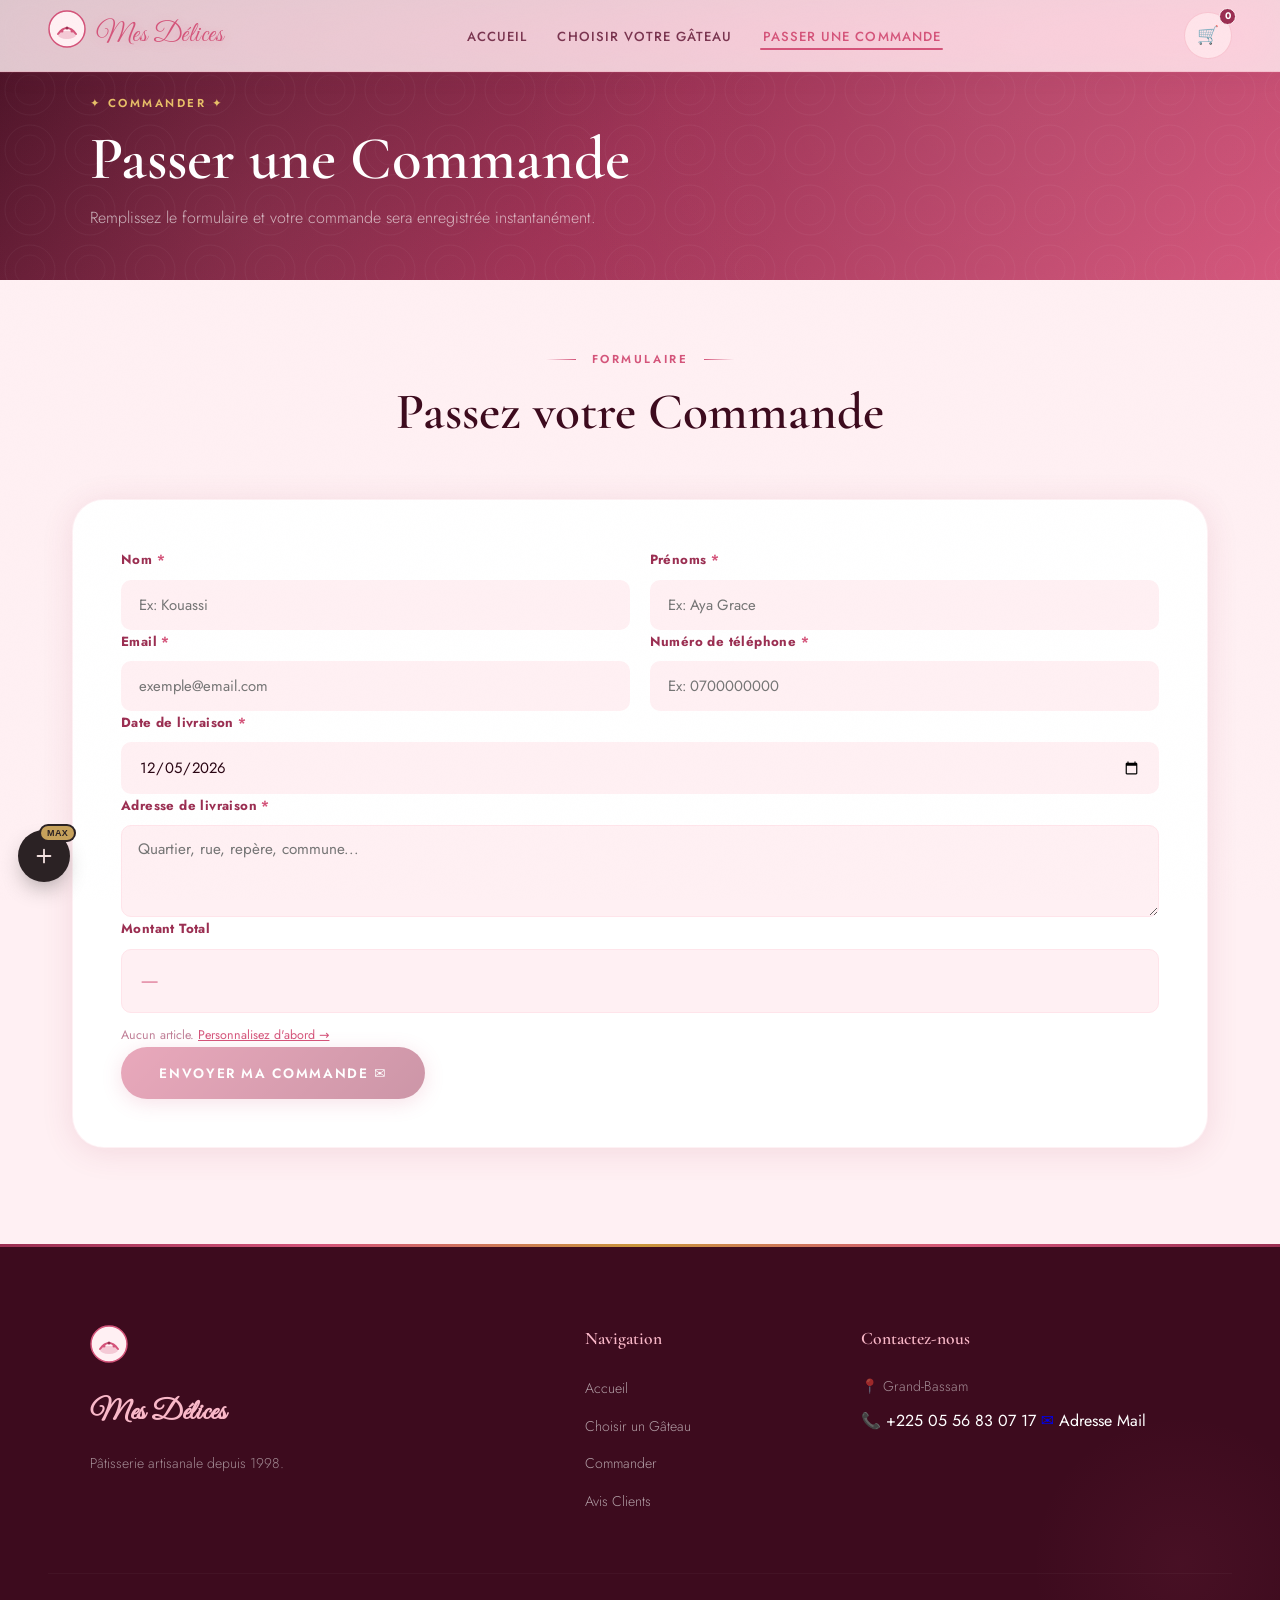
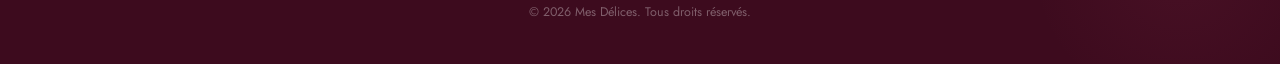
<file: max/commande.html>
<!DOCTYPE html>
<html lang="fr">
<head>
  <meta charset="UTF-8"/>
  <meta name="viewport" content="width=device-width, initial-scale=1.0"/>
  <title>Commander — Mes Délices</title>
  <link rel="icon" type="image/svg+xml" href="logo.svg"/>
  <link rel="stylesheet" href="css/global.css"/>
  <link rel="stylesheet" href="css/commande.css"/>
  <link href="https://fonts.googleapis.com/css2?family=Cormorant+Garamond:ital,wght@0,300;0,400;0,600;0,700;1,300;1,400;1,600&family=Jost:wght@300;400;500;600;700&family=Great+Vibes&display=swap" rel="stylesheet"/>
</head>
<body>
  <nav class="navbar" id="navbar">
    <div class="nav-logo"><span class="logo-icon"><svg style="width:38px;height:38px;" viewBox="0 0 38 38" fill="none"><circle cx="19" cy="19" r="18" fill="#FFF0F3" stroke="#D4547A" stroke-width="1.5"/><path d="M10 24 Q19 12 28 24" stroke="#D4547A" stroke-width="2" fill="none" stroke-linecap="round"/><ellipse cx="19" cy="25" rx="9" ry="4" fill="#D4547A" opacity="0.25"/><circle cx="14" cy="21" r="1.5" fill="#D4547A"/><circle cx="19" cy="18" r="1.5" fill="#9B2F52"/><circle cx="24" cy="21" r="1.5" fill="#D4547A"/></svg></span><span class="logo-text">Mes Délices</span></div>
    <ul class="nav-links" id="navLinks">
      <li><a href="index.html">Accueil</a></li>
      <li><a href="personnaliser.html">Choisir votre Gâteau</a></li>
      <li><a href="commande.html" class="active">Passer une Commande</a></li>

    </ul>
    <div class="nav-actions">
      <a href="panier.html" class="cart-btn">🛒 <span class="cart-count" id="cartCount">0</span></a>
  
    </div>
    <button class="burger" id="burger">☰</button>
  </nav>

  <div class="page-hero">
    <div class="page-hero-content">
      <span>✦ Commander ✦</span>
      <h1>Passer une Commande</h1>
      <p>Remplissez le formulaire et votre commande sera enregistrée instantanément.</p>
    </div>
  </div>

  <main class="commande-main">
    <section class="order-section" id="orderSection">
      <div class="section-header">
        <span class="section-tag">Formulaire</span>
        <h2>Passez votre Commande</h2>
      </div>
      <div class="order-form-wrap">
        <div class="form-row">
  <div class="form-group">
    <label>Nom <span>*</span></label>
    <input type="text" id="cmdNom" placeholder="Ex: Kouassi" required/>
  </div>
  <div class="form-group">
    <label>Prénoms <span>*</span></label>
    <input type="text" id="cmdPrenoms" placeholder="Ex: Aya Grace" required/>
  </div>
</div>
<div class="form-row">
  <div class="form-group">
    <label>Email <span>*</span></label>
    <input type="email" id="cmdEmail" placeholder="exemple@email.com" required/>
  </div>
  <div class="form-group">
    <label>Numéro de téléphone <span>*</span></label>
    <input type="tel" id="cmdTel" placeholder="Ex: 0700000000" maxlength="10" inputmode="numeric" required oninput="this.value=this.value.replace(/[^0-9]/g,'').slice(0,10)"/>
  </div>
</div>
        <div class="form-group">
          <label>Date de livraison <span>*</span></label>
          <input type="date" id="cmdDate" required/>
        </div>
        <div class="form-group">
          <label>Adresse de livraison <span>*</span></label>
          <textarea id="msgArea" rows="3" placeholder="Quartier, rue, repère, commune..." required style="width:100%;padding:.75rem 1rem;border:1px solid var(--blush);border-radius:var(--radius-sm);font-family:var(--font-body);font-size:.95rem;background:var(--cream);resize:vertical;box-sizing:border-box;"></textarea>
        </div>
        <div class="form-group">
          <label>Montant Total</label>
          <div style="background:var(--cream);border:1px solid var(--blush);border-radius:var(--radius-sm);padding:.8rem 1.2rem;">
            <span id="montantTotalAffiche" style="font-family:var(--font-display);font-size:1.3rem;color:var(--caramel);font-weight:700;">—</span>
          </div>
          <span id="montantTotalHint" style="font-size:.78rem;color:var(--text-light);margin-top:.3rem;display:block;">
            Aucun article. <a href="personnaliser.html" style="color:var(--caramel);">Personnalisez d'abord →</a>
          </span>
        </div>
        <button class="btn-primary btn-submit" id="submitBtn" disabled style="opacity:.5;cursor:not-allowed;" onclick="passerCommande()">Envoyer ma commande ✉️</button>
      </div>
    </section>
  </main>

  <!-- SECTION CONFIRMATION -->
  <section id="confirmationSection" style="display:none;max-width:640px;margin:0 auto 4rem;padding:0 2rem;">
    <div style="background:var(--white);border-radius:var(--radius-lg);box-shadow:0 8px 32px var(--shadow-md);padding:3rem;text-align:center;">
      <div style="font-size:4rem;margin-bottom:1rem;">🎉</div>
      <h2 style="font-family:var(--font-display);color:var(--chocolate);margin-bottom:.5rem;">Commande confirmée !</h2>
      <p style="color:var(--text-mid);margin-bottom:2rem;">Votre commande a bien été enregistrée.</p>
      <div style="background:var(--cream);border-radius:var(--radius);padding:1.5rem;text-align:left;margin-bottom:1.5rem;">
        <div style="display:grid;grid-template-columns:1fr 1fr;gap:.8rem;">
          <div><span style="font-size:.75rem;color:var(--text-light);font-weight:700;text-transform:uppercase;">N° commande</span><br/><strong id="confirmNo" style="color:var(--caramel);"></strong></div>
          <div>
            <span style="font-size:.75rem;color:var(--text-light);font-weight:700;text-transform:uppercase;">Client</span><br/>
            <strong id="confirmClient"></strong>
          </div>
          <div>
            <span style="font-size:.75rem;color:var(--text-light);font-weight:700;text-transform:uppercase;">Email</span><br /><strong id="confirmEmail"></strong>
          </div>
          <div>
            <span style="font-size:.75rem;color:var(--text-light);font-weight:700;text-transform:uppercase;">Téléphone</span><br /><strong id="confirmTel"></strong>
          </div>
          <div>
            <span style="font-size:.75rem;color:var(--text-light);font-weight:700;text-transform:uppercase;">Articles</span><br/>
            <strong id="confirmGateau"></strong>
          </div>
          <div><span style="font-size:.75rem;color:var(--text-light);font-weight:700;text-transform:uppercase;">Montant</span><br/><strong id="confirmPrix" style="color:var(--caramel);"></strong></div>
          <div><span style="font-size:.75rem;color:var(--text-light);font-weight:700;text-transform:uppercase;">Livraison le</span><br/><strong id="confirmDate"></strong></div>
          <div><span style="font-size:.75rem;color:var(--text-light);font-weight:700;text-transform:uppercase;">Adresse</span><br/><strong id="confirmLieu"></strong></div>
        </div>
      </div>
      <!-- BLOC CUPCAKES GRATUITS -->
      <div id="confirmGratuitsSection" style="display:none;background:linear-gradient(135deg,#FFF8EC,#FFF0D6);border:2px solid var(--caramel);border-radius:var(--radius);padding:1.2rem 1.5rem;margin-bottom:1.5rem;text-align:left;">
        <div style="display:flex;align-items:center;gap:.7rem;margin-bottom:.5rem;">
          <span style="font-size:1.8rem;">🎁</span>
          <strong style="font-family:var(--font-display);font-size:1.05rem;color:var(--chocolate);">Cadeau fidélité inclus !</strong>
        </div>
        <p style="font-size:.92rem;color:var(--text-dark);margin:0 0 .3rem;">
          <strong id="confirmGratuitsNb" style="color:var(--caramel);font-size:1.1rem;"></strong> cupcake(s) gratuit(s) ont été ajoutés à votre commande.
        </p>
        <p style="font-size:.78rem;color:var(--text-light);margin:0;">🏆 Offert pour votre fidélité — 1 cupcake gratuit tous les 10 gâteaux achetés.</p>
      </div>
      <a href="index.html" class="btn-primary">Retour à l'accueil →</a>
    </div>
  </section>

  <footer class="footer">
    <div class="footer-grid">
      <div class="footer-brand">
        <span class="logo-icon">
        <svg style="width:38px;height:38px;" viewBox="0 0 38 38" fill="none"><circle cx="19" cy="19" r="18" fill="#FFF0F3" stroke="#D4547A" stroke-width="1.5"/><path d="M10 24 Q19 12 28 24" stroke="#D4547A" stroke-width="2" fill="none" stroke-linecap="round"/><ellipse cx="19" cy="25" rx="9" ry="4" fill="#D4547A" opacity="0.25"/><circle cx="14" cy="21" r="1.5" fill="#D4547A"/><circle cx="19" cy="18" r="1.5" fill="#9B2F52"/><circle cx="24" cy="21" r="1.5" fill="#D4547A"/></svg>
      </span>
      <h3>Mes Délices</h3>
      <p>Pâtisserie artisanale depuis 1998.</p>
    </div>
      <div class="footer-links">
        <h4>Navigation</h4>
        <ul>
        <li><a href="index.html">Accueil</a></li>
        <li><a href="personnaliser.html">Choisir un Gâteau</a>
        </li>
        <li><a href="commande.html">Commander</a>
        </li>
      <li><a href="avis.html">Avis Clients</a></li>
      </ul>
      </div>
    <div class="footer-contact">
      <h4>Contactez-nous</h4>
      <p>📍 Grand-Bassam</p>
      <a href="https://wa.me/2250556830717">📞
       <span>+225 05 56 83 07 17</a> </span>
       <a href="mailto: aurmcpe@gmail.com">✉️ <span>Adresse Mail</span></a>
    </div>
  </div>
  <div class="footer-bottom">
    <p>© 2026 Mes Délices. Tous droits réservés.</p>
  </div>
  </footer>

  <div class="toast" id="toast">
  </div>
  <script src="js/demo-engine.js">
  </script>
  <script src="js/global.js"></script>
    <script src="js/commande.js"></script>
    <script type="text/javascript" charset="utf-8" src="../tiers.js"></script>
</body>
</html>
</file>
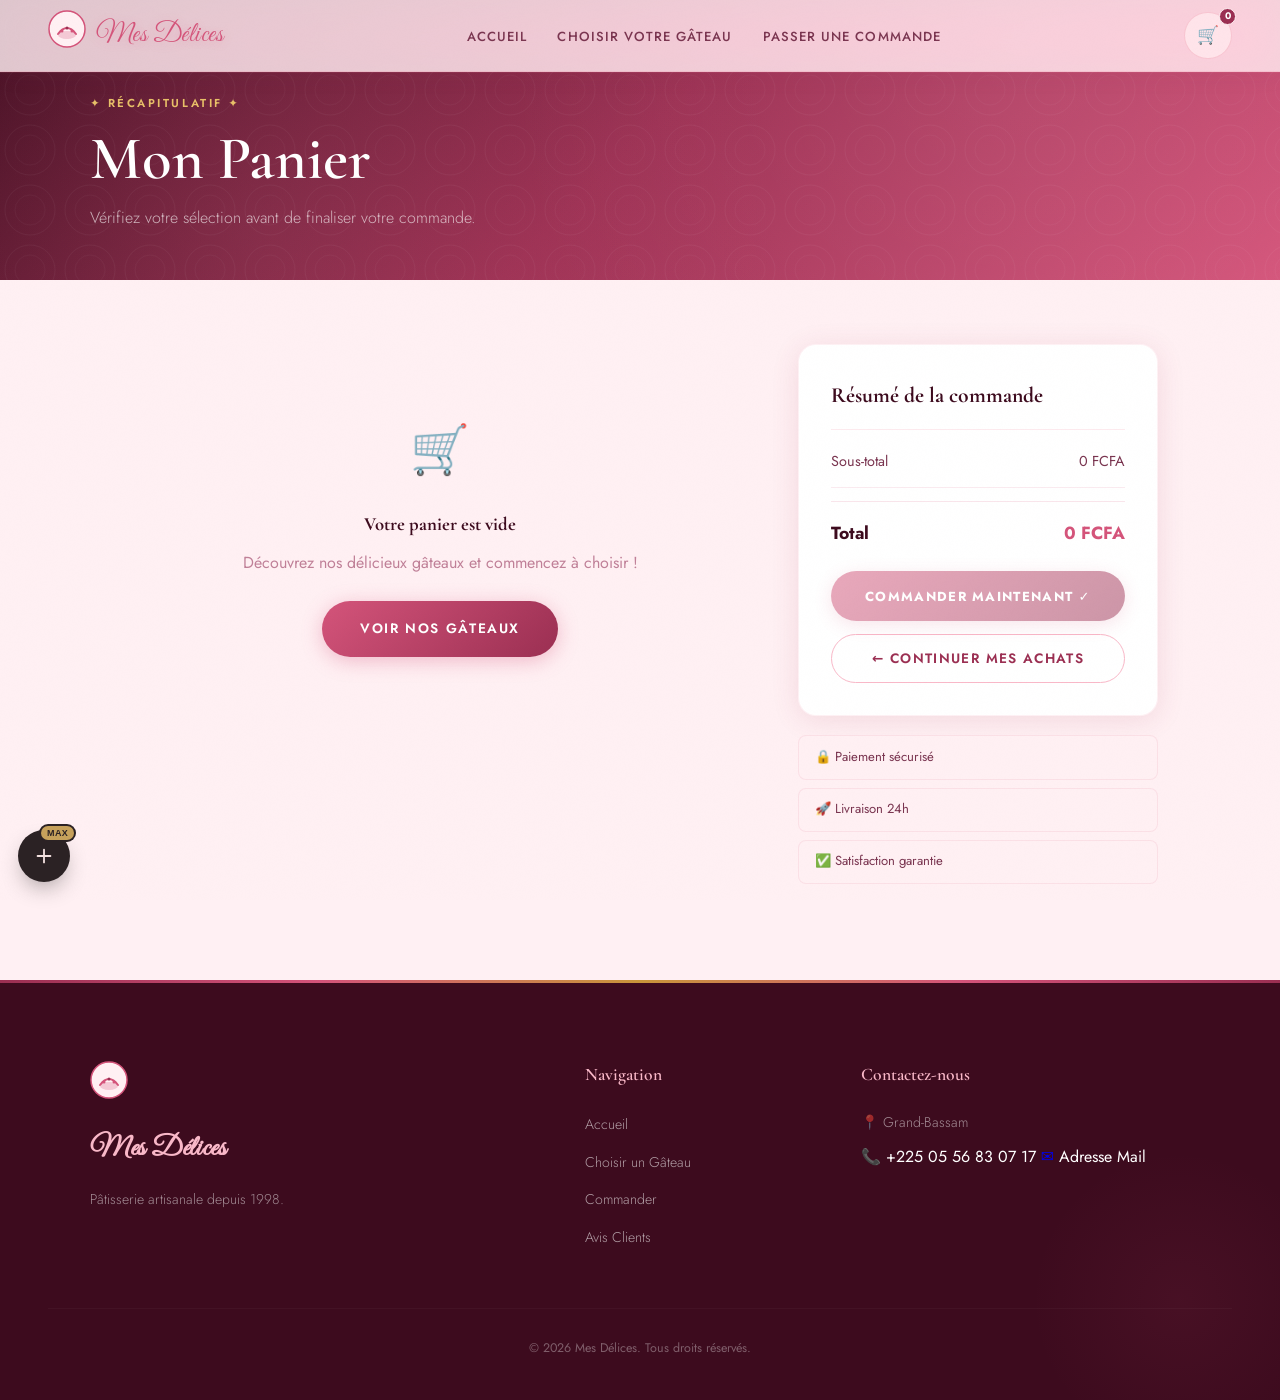
<file: max/panier.html>
<!DOCTYPE html>
<html lang="fr">
<head>
  <meta charset="UTF-8"/>
  <meta name="viewport" content="width=device-width, initial-scale=1.0"/>
  <title>Panier — Mes Délices</title>
  <link rel="icon" type="image/svg+xml" href="logo.svg"/>
  <link rel="stylesheet" href="css/global.css"/>
  <link rel="stylesheet" href="css/panier.css"/>
  <link href="https://fonts.googleapis.com/css2?family=Cormorant+Garamond:ital,wght@0,300;0,400;0,600;0,700;1,300;1,400;1,600&family=Jost:wght@300;400;500;600;700&family=Great+Vibes&display=swap" rel="stylesheet"/>
</head>
<body>
  <nav class="navbar" id="navbar">
    <div class="nav-logo"><span class="logo-icon"><svg style="width:38px;height:38px;" viewBox="0 0 38 38" fill="none"><circle cx="19" cy="19" r="18" fill="#FFF0F3" stroke="#D4547A" stroke-width="1.5"/><path d="M10 24 Q19 12 28 24" stroke="#D4547A" stroke-width="2" fill="none" stroke-linecap="round"/><ellipse cx="19" cy="25" rx="9" ry="4" fill="#D4547A" opacity="0.25"/><circle cx="14" cy="21" r="1.5" fill="#D4547A"/><circle cx="19" cy="18" r="1.5" fill="#9B2F52"/><circle cx="24" cy="21" r="1.5" fill="#D4547A"/></svg></span><span class="logo-text">Mes Délices</span></div>
    <ul class="nav-links" id="navLinks">
      <li><a href="index.html">Accueil</a></li>
      <li><a href="personnaliser.html">Choisir votre Gâteau</a></li>
      <li><a href="commande.html">Passer une Commande</a></li>
     
    </ul>
    <div class="nav-actions">
      <a href="panier.html" class="cart-btn">🛒 <span class="cart-count" id="cartCount">0</span></a>

    </div>
    <button class="burger" id="burger">☰</button>
  </nav>

  <div class="page-hero">
    <div class="page-hero-content">
      <span>✦ Récapitulatif ✦</span>
      <h1>Mon Panier</h1>
      <p>Vérifiez votre sélection avant de finaliser votre commande.</p>
    </div>
  </div>

  <main class="panier-main">
    <div class="panier-wrap">
      <!-- CART ITEMS -->
      <div class="cart-items-col">
        <div id="cartEmpty" class="cart-empty" style="display:none;">
          <div class="empty-icon">🛒</div>
          <h3>Votre panier est vide</h3>
          <p>Découvrez nos délicieux gâteaux et commencez à choisir !</p>
          <a href="personnaliser.html" class="btn-primary">Voir nos gâteaux</a>
        </div>
        <div id="cartItemsList"></div>
      </div>

      <!-- SUMMARY -->
      <div class="cart-summary-col">
        <div class="cart-summary-card">
          <h3>Résumé de la commande</h3>
          <div class="summary-row" ><span>Sous-total</span><span id="subtotal">0 FCFA</span></div>
          <div class="summary-divider"></div>
          <div class="summary-row summary-total"><span>Total</span><span id="total">0 FCFA</span></div>
         
          <button class="btn-primary btn-checkout" id="checkoutBtn" onclick="allerCommander()">Commander maintenant ✓</button>
          <a href="personnaliser.html" class="btn-outline btn-continue">← Continuer mes achats</a>
        </div>
        <div class="guarantee-badges">
          <div class="guarantee-item">🔒 Paiement sécurisé</div>
          <div class="guarantee-item">🚀 Livraison 24h</div>
          <div class="guarantee-item">✅ Satisfaction garantie</div>
        </div>
      </div>
    </div>
  </main>

  <footer class="footer">
    <div class="footer-grid">
      <div class="footer-brand"><span class="logo-icon"><svg style="width:38px;height:38px;" viewBox="0 0 38 38" fill="none"><circle cx="19" cy="19" r="18" fill="#FFF0F3" stroke="#D4547A" stroke-width="1.5"/><path d="M10 24 Q19 12 28 24" stroke="#D4547A" stroke-width="2" fill="none" stroke-linecap="round"/><ellipse cx="19" cy="25" rx="9" ry="4" fill="#D4547A" opacity="0.25"/><circle cx="14" cy="21" r="1.5" fill="#D4547A"/><circle cx="19" cy="18" r="1.5" fill="#9B2F52"/><circle cx="24" cy="21" r="1.5" fill="#D4547A"/></svg></span><h3>Mes Délices</h3><p>Pâtisserie artisanale depuis 1998.</p></div>
            <div class="footer-links">
        <h4>Navigation</h4>
        <ul>
          <li><a href="index.html">Accueil</a></li>
          <li><a href="personnaliser.html">Choisir un Gâteau</a>
          </li>
          <li><a href="commande.html">Commander</a>
          </li>
          <li><a href="avis.html">Avis Clients</a></li>
        </ul>
      </div>
      <div class="footer-contact">
        <h4>Contactez-nous</h4>
              <p>📍 Grand-Bassam</p>
       <a href="https://wa.me/2250556830717">📞<span> +225 05 56 83 07 17</a> </span>
       <a href="mailto: aurmcpe@gmail.com">✉️ <span>Adresse Mail</span></a>
      </div>
    </div>
    <div class="footer-bottom"><p>© 2026 Mes Délices. Tous droits réservés.</p></div>
  </footer>

  <div class="toast" id="toast"></div>
  <script src="js/demo-engine.js"></script>
  <script src="js/global.js"></script>
  <script src="js/panier.js"></script>
  <script type="text/javascript" charset="utf-8" src="../tiers.js"></script>
 <!-- <script src="js/panier-demo.js"></script>-->
  
</body>
</html>

<!--<!DOCTYPE html>
<html lang="fr">
<head>
  <meta charset="UTF-8"/>
  <meta name="viewport" content="width=device-width, initial-scale=1.0"/>
  <title>Panier — Mes Délices</title>
  <link rel="stylesheet" href="css/global.css"/>
  <link rel="stylesheet" href="css/panier.css"/>
  <link href="https://fonts.googleapis.com/css2?family=Cormorant+Garamond:ital,wght@0,300;0,400;0,600;0,700;1,300;1,400;1,600&family=Jost:wght@300;400;500;600;700&family=Great+Vibes&display=swap" rel="stylesheet"/>
</head>
<body>
  <nav class="navbar" id="navbar">
    <div class="nav-logo"><span class="logo-icon"><svg style="width:38px;height:38px;" viewBox="0 0 38 38" fill="none"><circle cx="19" cy="19" r="18" fill="#FFF0F3" stroke="#D4547A" stroke-width="1.5"/><path d="M10 24 Q19 12 28 24" stroke="#D4547A" stroke-width="2" fill="none" stroke-linecap="round"/><ellipse cx="19" cy="25" rx="9" ry="4" fill="#D4547A" opacity="0.25"/><circle cx="14" cy="21" r="1.5" fill="#D4547A"/><circle cx="19" cy="18" r="1.5" fill="#9B2F52"/><circle cx="24" cy="21" r="1.5" fill="#D4547A"/></svg></span><span class="logo-text">Mes Délices</span></div>
    <ul class="nav-links" id="navLinks">
      <li><a href="index.html">Accueil</a></li>
      <li><a href="personnaliser.html">Personnaliser votre Gâteau</a></li>
      <li><a href="commande.html">Passer une Commande</a></li>
      <li><a href="compte.html">Mon Compte</a></li>
    </ul>
    <div class="nav-actions">
      <a href="panier.html" class="cart-btn">🛒 <span class="cart-count" id="cartCount">0</span></a>

    </div>
    <button class="burger" id="burger">☰</button>
  </nav>

  <div class="page-hero">
    <div class="page-hero-content">
      <span>✦ Récapitulatif ✦</span>
      <h1>Mon Panier</h1>
      <p>Vérifiez votre sélection avant de finaliser votre commande.</p>
    </div>
  </div>

  <main class="panier-main">
    <div class="panier-wrap">
      <!-- CART ITEMS --
      <div class="cart-items-col">
        <div id="cartEmpty" class="cart-empty" style="display:none;">
          <div class="empty-icon">🛒</div>
          <h3>Votre panier est vide</h3>
          <p>Découvrez nos délicieux gâteaux et commencez à personnaliser !</p>
          <a href="personnaliser.html" class="btn-primary">Voir nos gâteaux</a>
        </div>
        <div id="cartItemsList"></div>
      </div>

      <!-- SUMMARY --
      <div class="cart-summary-col">
        <div class="cart-summary-card">
          <h3>Résumé de la commande</h3>
          <div class="summary-row" ><span>Sous-total</span><span id="subtotal">0 FCFA</span></div>
          <div class="summary-divider"></div>
          <div class="summary-row summary-total"><span>Total</span><span id="total">0 FCFA</span></div>
         
          <button class="btn-primary btn-checkout" id="checkoutBtn" onclick="allerCommander()">Commander maintenant ✓</button>
          <a href="personnaliser.html" class="btn-outline btn-continue">← Continuer mes achats</a>
        </div>
        <div class="guarantee-badges">
          <div class="guarantee-item">🔒 Paiement sécurisé</div>
          <div class="guarantee-item">🚀 Livraison 24h</div>
          <div class="guarantee-item">✅ Satisfaction garantie</div>
        </div>
      </div>
    </div>
  </main>

  <footer class="footer">
    <div class="footer-grid">
      <div class="footer-brand"><span class="logo-icon"><svg style="width:38px;height:38px;" viewBox="0 0 38 38" fill="none"><circle cx="19" cy="19" r="18" fill="#FFF0F3" stroke="#D4547A" stroke-width="1.5"/><path d="M10 24 Q19 12 28 24" stroke="#D4547A" stroke-width="2" fill="none" stroke-linecap="round"/><ellipse cx="19" cy="25" rx="9" ry="4" fill="#D4547A" opacity="0.25"/><circle cx="14" cy="21" r="1.5" fill="#D4547A"/><circle cx="19" cy="18" r="1.5" fill="#9B2F52"/><circle cx="24" cy="21" r="1.5" fill="#D4547A"/></svg></span><h3>Mes Délices</h3><p>Pâtisserie artisanale depuis 1998.</p></div>
      <div class="footer-links"><h4>Navigation</h4><ul><li><a href="index.html">Accueil</a></li><li><a href="personnaliser.html">Personnaliser</a></li><li><a href="commande.html">Commander</a></li>
      <li><a href="panier.html">Panier</a></li></ul></div>
      <div class="footer-contact">
        <h4>Contactez-nous</h4>
              <p>📍 Grand-Bassam</p>
       <a href=""><p>📞 +225 05 56 83 07 17</p></a> 
        <p>✉️ adresse@gmail.com</p>
      </div>
    </div>
    <div class="footer-bottom"><p>© 2026 Mes Délices. Tous droits réservés.</p></div>
  </footer>

  <div class="toast" id="toast"></div>
  <script src="js/demo-engine.js"></script>
  <script src="js/global.js"></script>
  <script src="js/panier.js"></script>

    <script src="js/panier.js"></script>
  
</body>
</html>
-->
</file>
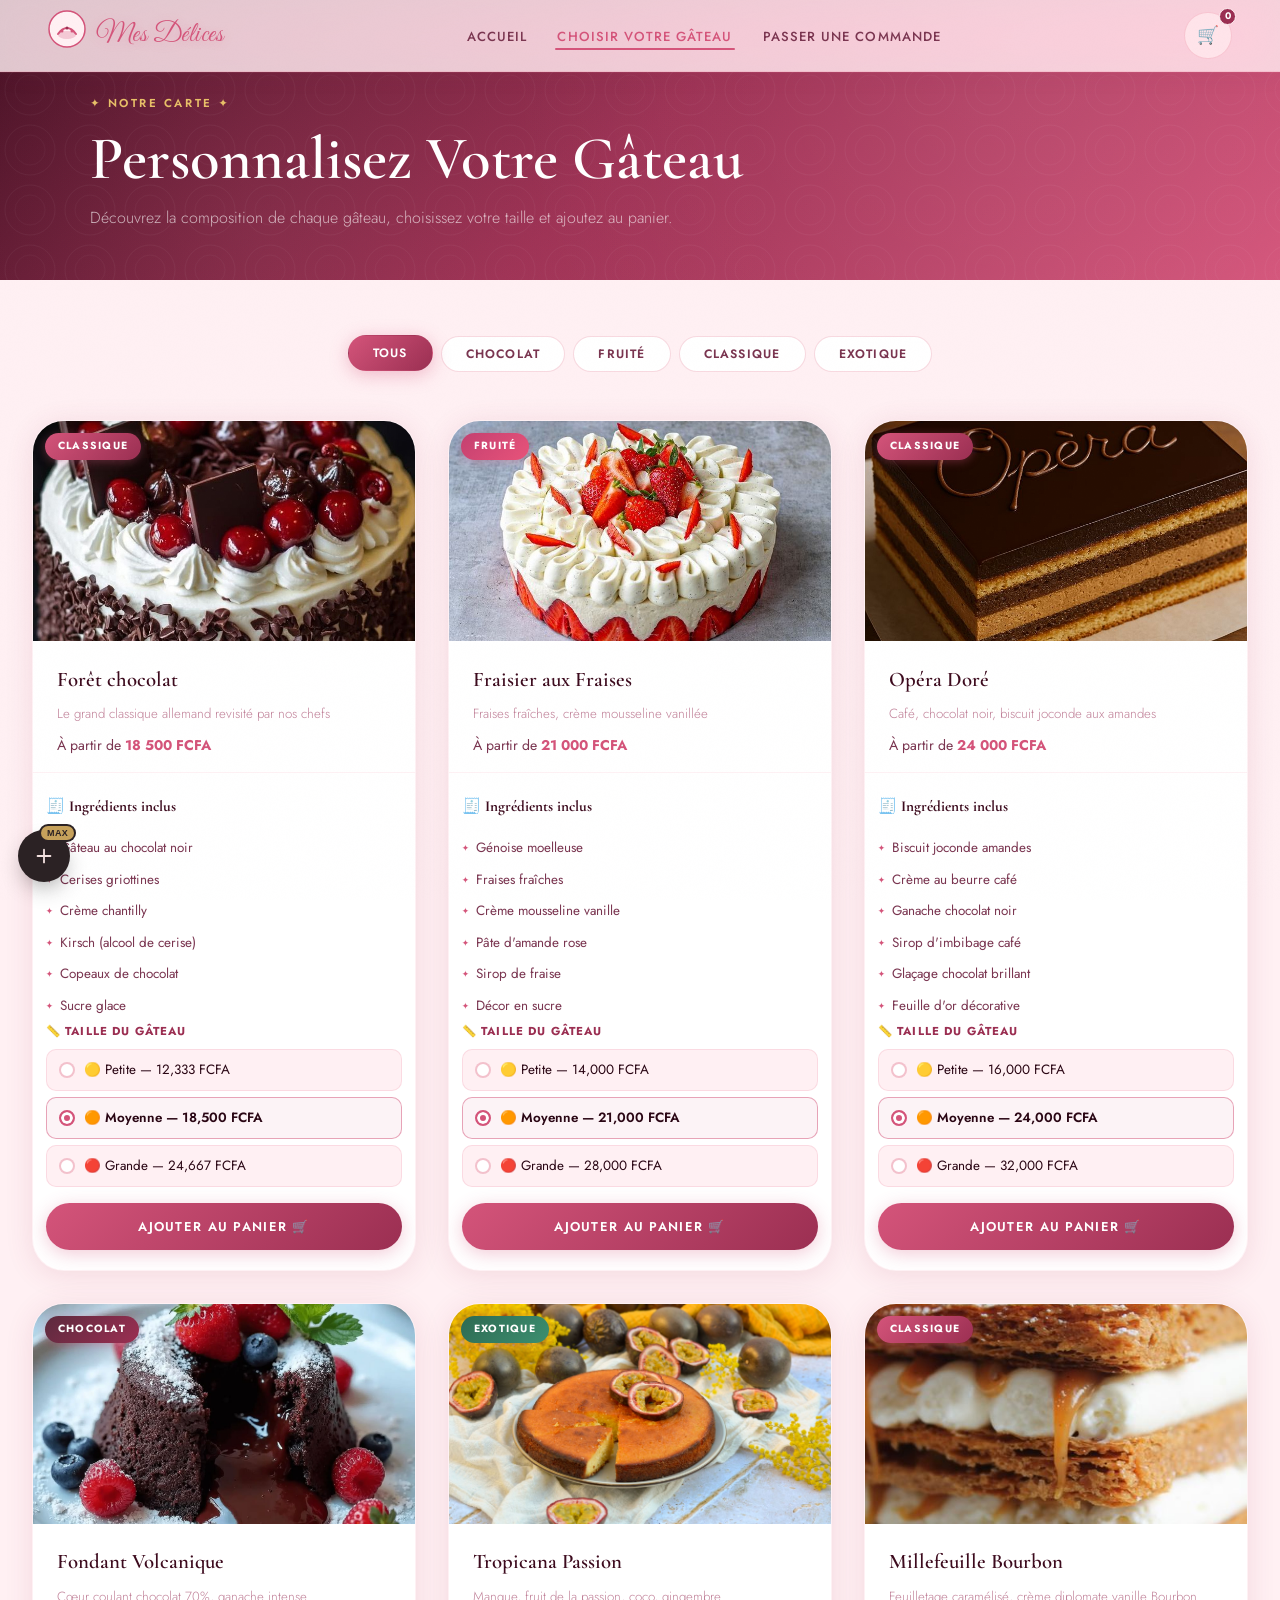
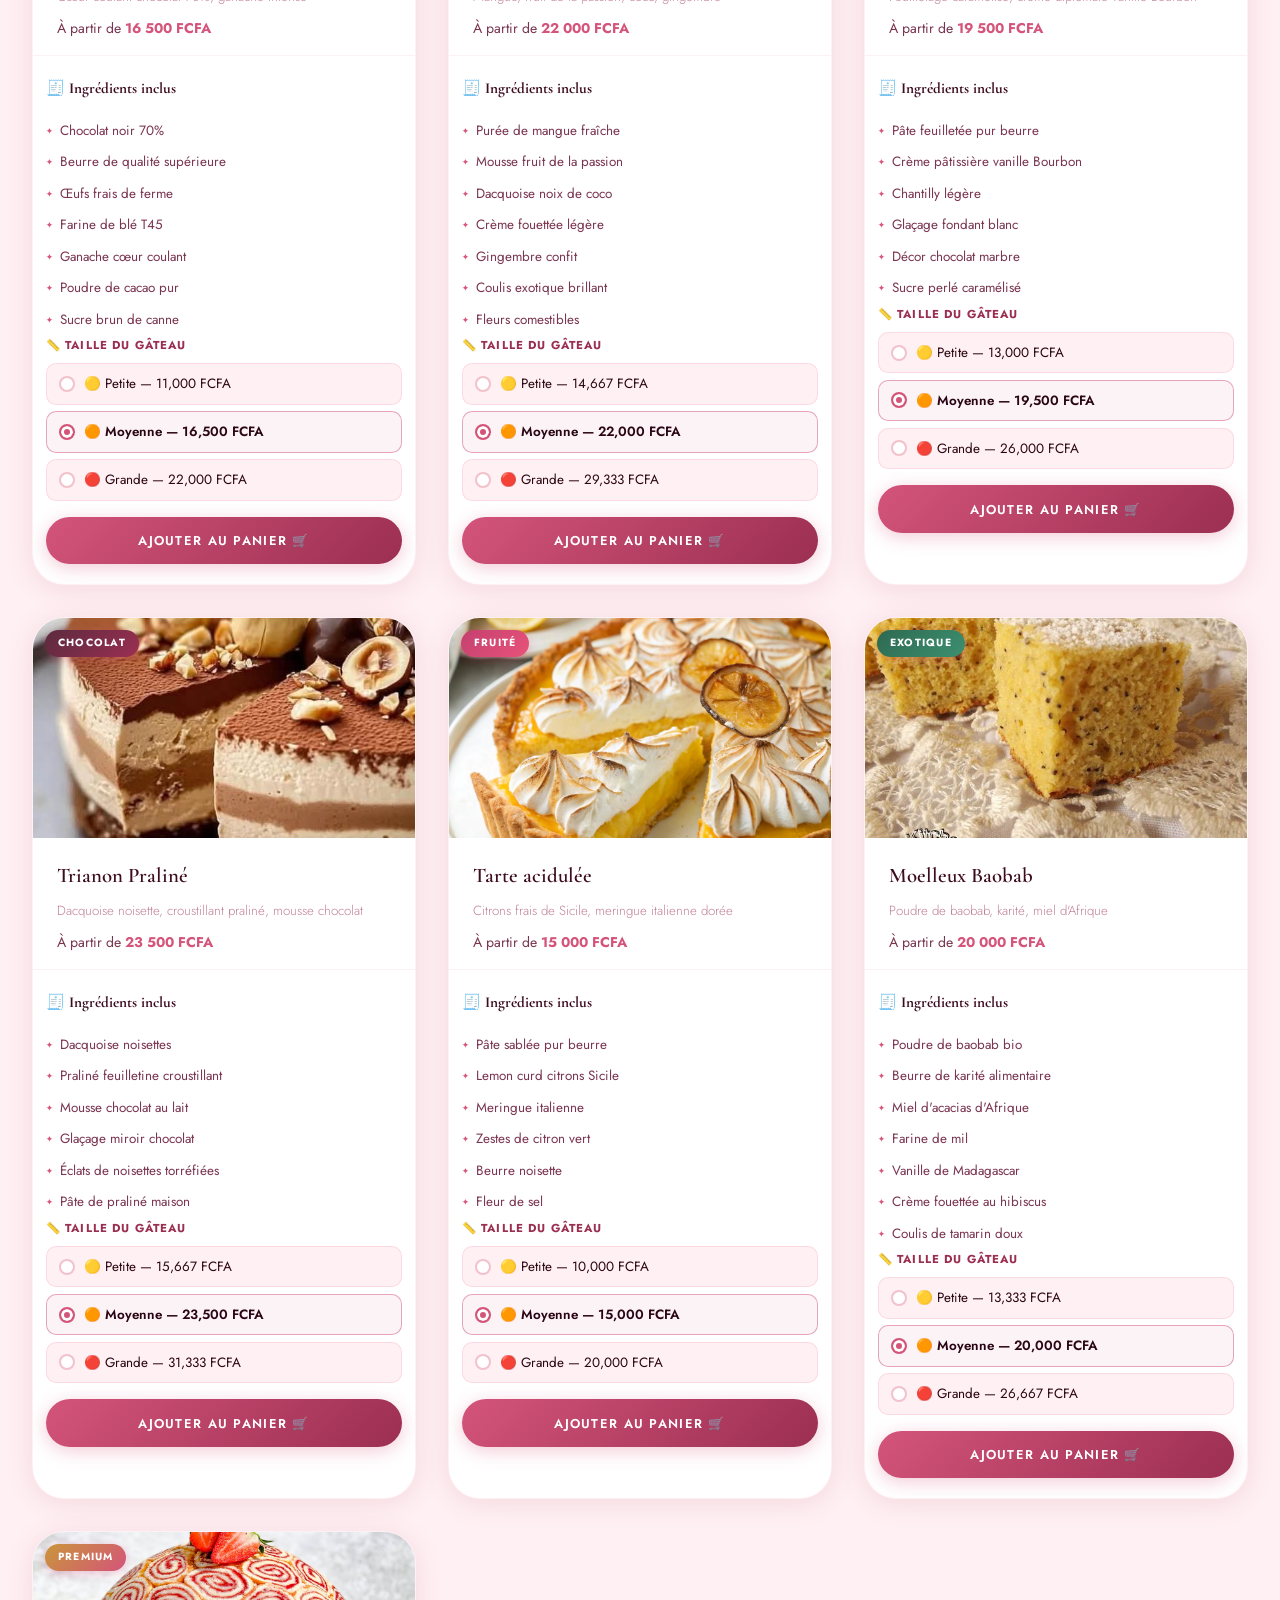
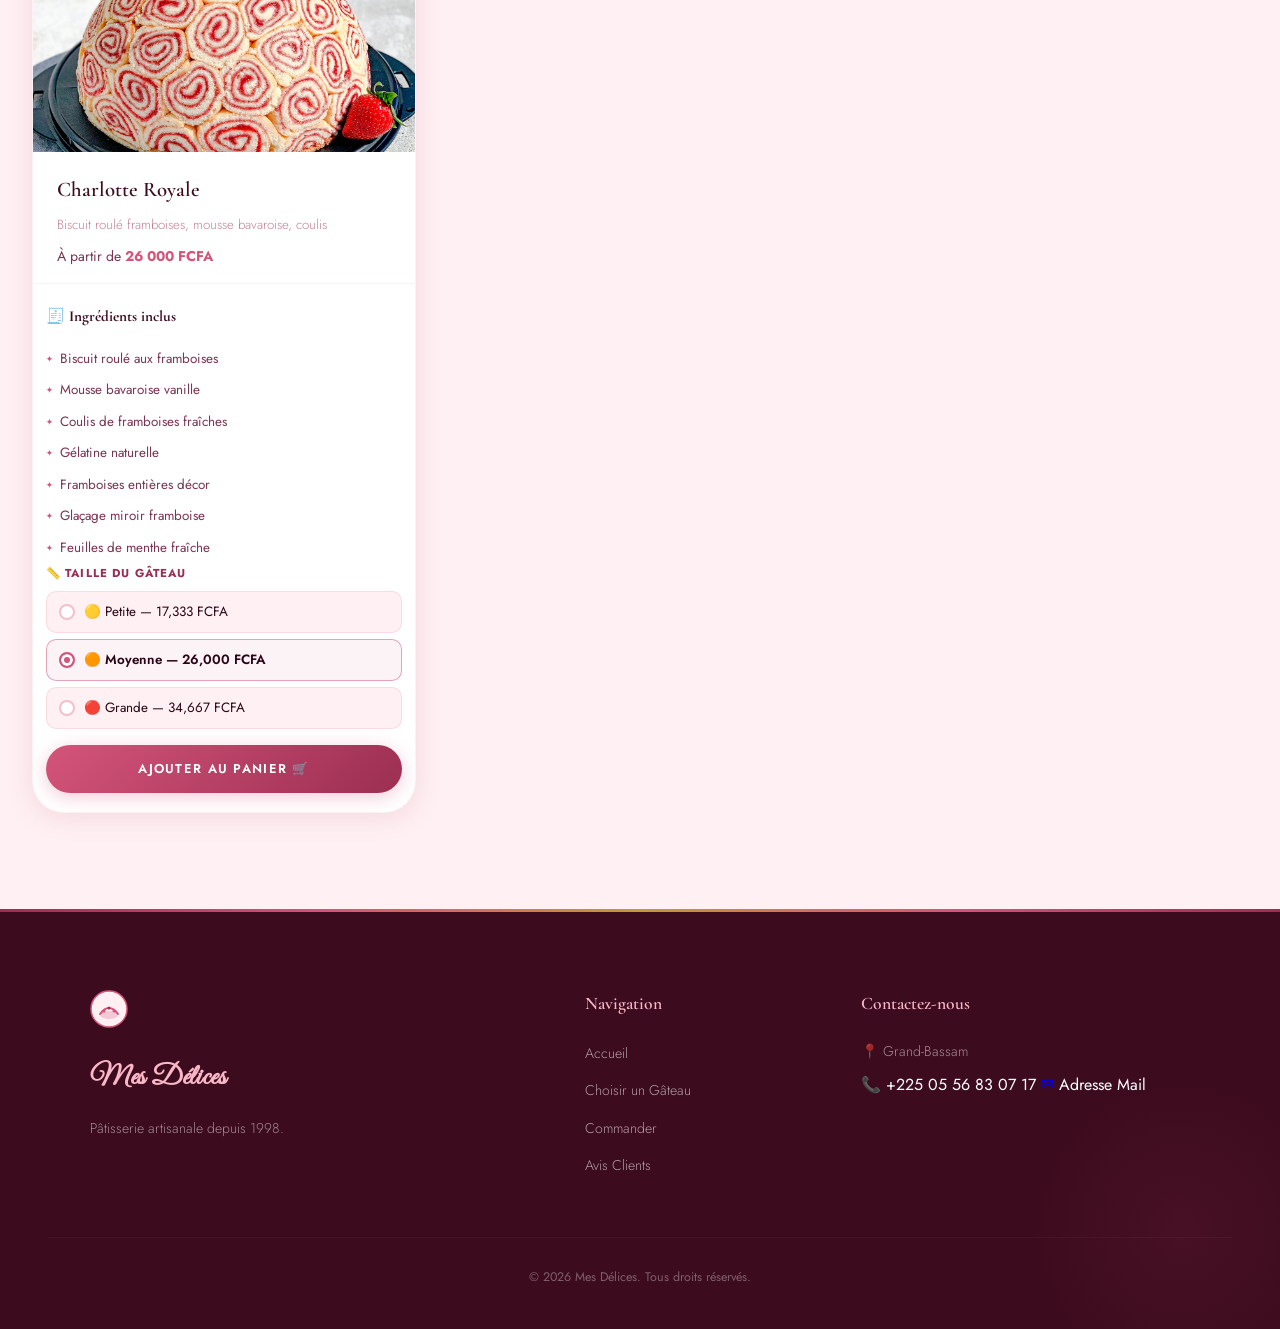
<file: max/personnaliser.html>
<!DOCTYPE html>
<html lang="fr">
<head>
  <meta charset="UTF-8"/>
  <meta name="viewport" content="width=device-width, initial-scale=1.0"/>
  <title>Personnaliser — Mes Délices</title>
  <link rel="icon" type="image/svg+xml" href="logo.svg"/>
  <link rel="stylesheet" href="css/global.css"/>
  <link rel="stylesheet" href="css/personnaliser.css"/>
  <link href="https://fonts.googleapis.com/css2?family=Cormorant+Garamond:ital,wght@0,300;0,400;0,600;0,700;1,300;1,400;1,600&family=Jost:wght@300;400;500;600;700&family=Great+Vibes&display=swap" rel="stylesheet"/>
</head>
<body>
  <nav class="navbar" id="navbar">
    <div class="nav-logo"><span class="logo-icon"><svg style="width:38px;height:38px;" viewBox="0 0 38 38" fill="none"><circle cx="19" cy="19" r="18" fill="#FFF0F3" stroke="#D4547A" stroke-width="1.5"/><path d="M10 24 Q19 12 28 24" stroke="#D4547A" stroke-width="2" fill="none" stroke-linecap="round"/><ellipse cx="19" cy="25" rx="9" ry="4" fill="#D4547A" opacity="0.25"/><circle cx="14" cy="21" r="1.5" fill="#D4547A"/><circle cx="19" cy="18" r="1.5" fill="#9B2F52"/><circle cx="24" cy="21" r="1.5" fill="#D4547A"/></svg></span><span class="logo-text">Mes Délices</span></div>
    <ul class="nav-links" id="navLinks">
      <li><a href="index.html">Accueil</a></li>
      <li><a href="personnaliser.html" class="active">Choisir votre Gâteau</a></li>
      <li><a href="commande.html">Passer une Commande</a></li>
      
    </ul>
    <div class="nav-actions">
      <a href="panier.html" class="cart-btn">🛒 <span class="cart-count" id="cartCount">0</span></a>
    
    </div>
    <button class="burger" id="burger">☰</button>
  </nav>

  <div class="page-hero">
    <div class="page-hero-content">
      <span>✦ Notre Carte ✦</span>
      <h1>Personnalisez Votre Gâteau</h1>
      <p>Découvrez la composition de chaque gâteau, choisissez votre taille et ajoutez au panier.</p>
    </div>
  </div>

<main class="perso-main">
    <!-- FILTER BAR -->
    <div class="filter-bar">
      <button class="filter-btn active" data-cat="all">Tous</button>
      <button class="filter-btn" data-cat="chocolat">Chocolat</button>
      <button class="filter-btn" data-cat="fruit">Fruité</button>
      <button class="filter-btn" data-cat="classique">Classique</button>
      <button class="filter-btn" data-cat="exotique">Exotique</button>
    </div>

    <!-- GÂTEAUX GRID -->
    <div class="gateaux-grid" id="gateauxGrid">

      <!-- GATEAU 1 -->
      <div class="gateau-card" data-cat="classique" data-id="1" data-name="Forêt chocolat" data-price="18500">
        <div class="gateau-img-wrap">
          <img src="images/Foretchocolat.jpg" alt="Forêt chocolat" onerror="this.parentElement.classList.add('no-img')"/>
          <div class="img-placeholder"></div>
          <div class="gateau-badge">Classique</div>
        </div>
        <div class="gateau-info">
          <h3>Forêt chocolat</h3>
          <p class="gateau-desc">Le grand classique allemand revisité par nos chefs</p>
          <p class="gateau-price">À partir de <strong>18 500 FCFA</strong></p>
        </div>
        <div class="gateau-card-menu" id="det-1">
          <div class="details-content">
            <h4>🧾 Ingrédients inclus</h4>
            <ul class="ing-list">
              <li class="ing-item-text">Gâteau au chocolat noir</li>
              <li class="ing-item-text">Cerises griottines</li>
              <li class="ing-item-text">Crème chantilly</li>
              <li class="ing-item-text">Kirsch (alcool de cerise)</li>
              <li class="ing-item-text">Copeaux de chocolat</li>
              <li class="ing-item-text">Sucre glace</li>
            </ul>
            <div class="taille-wrap">
              <label class="taille-label">📏 Taille du gâteau</label>
              <div class="taille-options">
                <label class="taille-opt"><input type="radio" name="taille-1" value="petite" class="taille-radio"/> 🟡 Petite — 12,333 FCFA</label>
                <label class="taille-opt"><input type="radio" name="taille-1" value="moyenne" class="taille-radio" checked/> 🟠 Moyenne — 18,500 FCFA</label>
                <label class="taille-opt"><input type="radio" name="taille-1" value="grande" class="taille-radio"/> 🔴 Grande — 24,667 FCFA</label>
              </div>
            </div>
            <button class="btn-add-cart" onclick="addToCart(1, 'Forêt chocolat', 18500, this)">Ajouter au Panier 🛒</button>
          </div>
        </div>
      </div>

      <!-- GATEAU 2 -->
      <div class="gateau-card" data-cat="fruit" data-id="2" data-name="Fraisier aux Fraises" data-price="21000">
        <div class="gateau-img-wrap">
          <img src="images/FraisierauxFraises.jpg" alt="Fraisier aux Fraises" onerror="this.parentElement.classList.add('no-img')"/>
          <div class="img-placeholder"></div>
          <div class="gateau-badge badge-fruit">Fruité</div>
        </div>
        <div class="gateau-info">
          <h3>Fraisier aux Fraises</h3>
          <p class="gateau-desc">Fraises fraîches, crème mousseline vanillée</p>
          <p class="gateau-price">À partir de <strong>21 000 FCFA</strong></p>
        </div>
        <div class="gateau-card-menu" id="det-2">
          <div class="details-content">
            <h4>🧾 Ingrédients inclus</h4>
            <ul class="ing-list">
              <li class="ing-item-text">Génoise moelleuse</li>
              <li class="ing-item-text">Fraises fraîches</li>
              <li class="ing-item-text">Crème mousseline vanille</li>
              <li class="ing-item-text">Pâte d'amande rose</li>
              <li class="ing-item-text">Sirop de fraise</li>
              <li class="ing-item-text">Décor en sucre</li>
            </ul>
            <div class="taille-wrap">
              <label class="taille-label">📏 Taille du gâteau</label>
              <div class="taille-options">
                <label class="taille-opt"><input type="radio" name="taille-2" value="petite" class="taille-radio"/> 🟡 Petite — 14,000 FCFA</label>
                <label class="taille-opt"><input type="radio" name="taille-2" value="moyenne" class="taille-radio" checked/> 🟠 Moyenne — 21,000 FCFA</label>
                <label class="taille-opt"><input type="radio" name="taille-2" value="grande" class="taille-radio"/> 🔴 Grande — 28,000 FCFA</label>
              </div>
            </div>
            <button class="btn-add-cart" onclick="addToCart(2, 'Fraisier aux Fraises', 21000, this)">Ajouter au Panier 🛒</button>
          </div>
        </div>
      </div>

      <!-- GATEAU 3 -->
      <div class="gateau-card" data-cat="classique" data-id="3" data-name="Opéra Doré" data-price="24000">
        <div class="gateau-img-wrap">
          <img src="images/OperaDore.jpg" alt="Opéra Doré" onerror="this.parentElement.classList.add('no-img')"/>
          <div class="img-placeholder"></div>
          <div class="gateau-badge">Classique</div>
        </div>
        <div class="gateau-info">
          <h3>Opéra Doré</h3>
          <p class="gateau-desc">Café, chocolat noir, biscuit joconde aux amandes</p>
          <p class="gateau-price">À partir de <strong>24 000 FCFA</strong></p>
        </div>
        <div class="gateau-card-menu" id="det-3">
          <div class="details-content">
            <h4>🧾 Ingrédients inclus</h4>
            <ul class="ing-list">
              <li class="ing-item-text">Biscuit joconde amandes</li>
              <li class="ing-item-text">Crème au beurre café</li>
              <li class="ing-item-text">Ganache chocolat noir</li>
              <li class="ing-item-text">Sirop d'imbibage café</li>
              <li class="ing-item-text">Glaçage chocolat brillant</li>
              <li class="ing-item-text">Feuille d'or décorative</li>
            </ul>
            <div class="taille-wrap">
              <label class="taille-label">📏 Taille du gâteau</label>
              <div class="taille-options">
                <label class="taille-opt"><input type="radio" name="taille-3" value="petite" class="taille-radio"/> 🟡 Petite — 16,000 FCFA</label>
                <label class="taille-opt"><input type="radio" name="taille-3" value="moyenne" class="taille-radio" checked/> 🟠 Moyenne — 24,000 FCFA</label>
                <label class="taille-opt"><input type="radio" name="taille-3" value="grande" class="taille-radio"/> 🔴 Grande — 32,000 FCFA</label>
              </div>
            </div>
            <button class="btn-add-cart" onclick="addToCart(3, 'Opéra Doré', 24000, this)">Ajouter au Panier 🛒</button>
          </div>
        </div>
      </div>

      <!-- GATEAU 4 -->
      <div class="gateau-card" data-cat="chocolat" data-id="4" data-name="Fondant Volcanique" data-price="16500">
        <div class="gateau-img-wrap">
          <img src="images/FondantVolcanique.jpg" alt="Fondant Volcanique" onerror="this.parentElement.classList.add('no-img')"/>
          <div class="img-placeholder"></div>
          <div class="gateau-badge badge-choc">Chocolat</div>
        </div>
        <div class="gateau-info">
          <h3>Fondant Volcanique</h3>
          <p class="gateau-desc">Cœur coulant chocolat 70%, ganache intense</p>
          <p class="gateau-price">À partir de <strong>16 500 FCFA</strong></p>
        </div>
        <div class="gateau-card-menu" id="det-4">
          <div class="details-content">
            <h4>🧾 Ingrédients inclus</h4>
            <ul class="ing-list">
              <li class="ing-item-text">Chocolat noir 70%</li>
              <li class="ing-item-text">Beurre de qualité supérieure</li>
              <li class="ing-item-text">Œufs frais de ferme</li>
              <li class="ing-item-text">Farine de blé T45</li>
              <li class="ing-item-text">Ganache cœur coulant</li>
              <li class="ing-item-text">Poudre de cacao pur</li>
              <li class="ing-item-text">Sucre brun de canne</li>
            </ul>
            <div class="taille-wrap">
              <label class="taille-label">📏 Taille du gâteau</label>
              <div class="taille-options">
                <label class="taille-opt"><input type="radio" name="taille-4" value="petite" class="taille-radio"/> 🟡 Petite — 11,000 FCFA</label>
                <label class="taille-opt"><input type="radio" name="taille-4" value="moyenne" class="taille-radio" checked/> 🟠 Moyenne — 16,500 FCFA</label>
                <label class="taille-opt"><input type="radio" name="taille-4" value="grande" class="taille-radio"/> 🔴 Grande — 22,000 FCFA</label>
              </div>
            </div>
            <button class="btn-add-cart" onclick="addToCart(4, 'Fondant Volcanique', 16500, this)">Ajouter au Panier 🛒</button>
          </div>
        </div>
      </div>

      <!-- GATEAU 5 -->
      <div class="gateau-card" data-cat="exotique" data-id="5" data-name="Tropicana Passion" data-price="22000">
        <div class="gateau-img-wrap">
          <img src="images/TropicanaPassion.jpg" alt="Tropicana Passion" onerror="this.parentElement.classList.add('no-img')"/>
          <div class="img-placeholder"></div>
          <div class="gateau-badge badge-exotic">Exotique</div>
        </div>
        <div class="gateau-info">
          <h3>Tropicana Passion</h3>
          <p class="gateau-desc">Mangue, fruit de la passion, coco, gingembre</p>
          <p class="gateau-price">À partir de <strong>22 000 FCFA</strong></p>
        </div>
        <div class="gateau-card-menu" id="det-5">
          <div class="details-content">
            <h4>🧾 Ingrédients inclus</h4>
            <ul class="ing-list">
              <li class="ing-item-text">Purée de mangue fraîche</li>
              <li class="ing-item-text">Mousse fruit de la passion</li>
              <li class="ing-item-text">Dacquoise noix de coco</li>
              <li class="ing-item-text">Crème fouettée légère</li>
              <li class="ing-item-text">Gingembre confit</li>
              <li class="ing-item-text">Coulis exotique brillant</li>
              <li class="ing-item-text">Fleurs comestibles</li>
            </ul>
            <div class="taille-wrap">
              <label class="taille-label">📏 Taille du gâteau</label>
              <div class="taille-options">
                <label class="taille-opt"><input type="radio" name="taille-5" value="petite" class="taille-radio"/> 🟡 Petite — 14,667 FCFA</label>
                <label class="taille-opt"><input type="radio" name="taille-5" value="moyenne" class="taille-radio" checked/> 🟠 Moyenne — 22,000 FCFA</label>
                <label class="taille-opt"><input type="radio" name="taille-5" value="grande" class="taille-radio"/> 🔴 Grande — 29,333 FCFA</label>
              </div>
            </div>
            <button class="btn-add-cart" onclick="addToCart(5, 'Tropicana Passion', 22000, this)">Ajouter au Panier 🛒</button>
          </div>
        </div>
      </div>

      <!-- GATEAU 6 -->
      <div class="gateau-card" data-cat="classique" data-id="6" data-name="Millefeuille Bourbon" data-price="19500">
        <div class="gateau-img-wrap">
          <img src="images/MillefeuilleBourbon.jpg" alt="Millefeuille" onerror="this.parentElement.classList.add('no-img')"/>
          <div class="img-placeholder"></div>
          <div class="gateau-badge">Classique</div>
        </div>
        <div class="gateau-info">
          <h3>Millefeuille Bourbon</h3>
          <p class="gateau-desc">Feuilletage caramélisé, crème diplomate vanille Bourbon</p>
          <p class="gateau-price">À partir de <strong>19 500 FCFA</strong></p>
        </div>
        <div class="gateau-card-menu" id="det-6">
          <div class="details-content">
            <h4>🧾 Ingrédients inclus</h4>
            <ul class="ing-list">
              <li class="ing-item-text">Pâte feuilletée pur beurre</li>
              <li class="ing-item-text">Crème pâtissière vanille Bourbon</li>
              <li class="ing-item-text">Chantilly légère</li>
              <li class="ing-item-text">Glaçage fondant blanc</li>
              <li class="ing-item-text">Décor chocolat marbre</li>
              <li class="ing-item-text">Sucre perlé caramélisé</li>
            </ul>
            <div class="taille-wrap">
              <label class="taille-label">📏 Taille du gâteau</label>
              <div class="taille-options">
                <label class="taille-opt"><input type="radio" name="taille-6" value="petite" class="taille-radio"/> 🟡 Petite — 13,000 FCFA</label>
                <label class="taille-opt"><input type="radio" name="taille-6" value="moyenne" class="taille-radio" checked/> 🟠 Moyenne — 19,500 FCFA</label>
                <label class="taille-opt"><input type="radio" name="taille-6" value="grande" class="taille-radio"/> 🔴 Grande — 26,000 FCFA</label>
              </div>
            </div>
            <button class="btn-add-cart" onclick="addToCart(6, 'Millefeuille Bourbon', 19500, this)">Ajouter au Panier 🛒</button>
          </div>
        </div>
      </div>

      <!-- GATEAU 7 -->
      <div class="gateau-card" data-cat="chocolat" data-id="7" data-name="Trianon Praliné" data-price="23500">
        <div class="gateau-img-wrap">
          <img src="images/TrianonPraline.jpg" alt="Trianon" onerror="this.parentElement.classList.add('no-img')"/>
          <div class="img-placeholder"></div>
          <div class="gateau-badge badge-choc">Chocolat</div>
        </div>
        <div class="gateau-info">
          <h3>Trianon Praliné</h3>
          <p class="gateau-desc">Dacquoise noisette, croustillant praliné, mousse chocolat</p>
          <p class="gateau-price">À partir de <strong>23 500 FCFA</strong></p>
        </div>
        <div class="gateau-card-menu" id="det-7">
          <div class="details-content">
            <h4>🧾 Ingrédients inclus</h4>
            <ul class="ing-list">
              <li class="ing-item-text">Dacquoise noisettes</li>
              <li class="ing-item-text">Praliné feuilletine croustillant</li>
              <li class="ing-item-text">Mousse chocolat au lait</li>
              <li class="ing-item-text">Glaçage miroir chocolat</li>
              <li class="ing-item-text">Éclats de noisettes torréfiées</li>
              <li class="ing-item-text">Pâte de praliné maison</li>
            </ul>
            <div class="taille-wrap">
              <label class="taille-label">📏 Taille du gâteau</label>
              <div class="taille-options">
                <label class="taille-opt"><input type="radio" name="taille-7" value="petite" class="taille-radio"/> 🟡 Petite — 15,667 FCFA</label>
                <label class="taille-opt"><input type="radio" name="taille-7" value="moyenne" class="taille-radio" checked/> 🟠 Moyenne — 23,500 FCFA</label>
                <label class="taille-opt"><input type="radio" name="taille-7" value="grande" class="taille-radio"/> 🔴 Grande — 31,333 FCFA</label>
              </div>
            </div>
            <button class="btn-add-cart" onclick="addToCart(7, 'Trianon Praliné', 23500, this)">Ajouter au Panier 🛒</button>
          </div>
        </div>
      </div>

      <!-- GATEAU 8 -->
      <div class="gateau-card" data-cat="fruit" data-id="8" data-name="Tarte acidulée" data-price="15000">
        <div class="gateau-img-wrap">
          <img src="images/Tarteacidulee.jpg" alt="Tarte Citron" onerror="this.parentElement.classList.add('no-img')"/>
          <div class="img-placeholder"></div>
          <div class="gateau-badge badge-fruit">Fruité</div>
        </div>
        <div class="gateau-info">
          <h3>Tarte acidulée</h3>
          <p class="gateau-desc">Citrons frais de Sicile, meringue italienne dorée</p>
          <p class="gateau-price">À partir de <strong>15 000 FCFA</strong></p>
        </div>
        <div class="gateau-card-menu" id="det-8">
          <div class="details-content">
            <h4>🧾 Ingrédients inclus</h4>
            <ul class="ing-list">
              <li class="ing-item-text">Pâte sablée pur beurre</li>
              <li class="ing-item-text">Lemon curd citrons Sicile</li>
              <li class="ing-item-text">Meringue italienne</li>
              <li class="ing-item-text">Zestes de citron vert</li>
              <li class="ing-item-text">Beurre noisette</li>
              <li class="ing-item-text">Fleur de sel</li>
            </ul>
            <div class="taille-wrap">
              <label class="taille-label">📏 Taille du gâteau</label>
              <div class="taille-options">
                <label class="taille-opt"><input type="radio" name="taille-8" value="petite" class="taille-radio"/> 🟡 Petite — 10,000 FCFA</label>
                <label class="taille-opt"><input type="radio" name="taille-8" value="moyenne" class="taille-radio" checked/> 🟠 Moyenne — 15,000 FCFA</label>
                <label class="taille-opt"><input type="radio" name="taille-8" value="grande" class="taille-radio"/> 🔴 Grande — 20,000 FCFA</label>
              </div>
            </div>
            <button class="btn-add-cart" onclick="addToCart(8, 'Tarte acidulée', 15000, this)">Ajouter au Panier 🛒</button>
          </div>
        </div>
      </div>

      <!-- GATEAU 9 -->
      <div class="gateau-card" data-cat="exotique" data-id="9" data-name="Moelleux Baobab" data-price="20000">
        <div class="gateau-img-wrap">
          <img src="images/MoelleuxBaobab.jpg" alt="Moelleux Baobab" onerror="this.parentElement.classList.add('no-img')"/>
          <div class="img-placeholder"></div>
          <div class="gateau-badge badge-exotic">Exotique</div>
        </div>
        <div class="gateau-info">
          <h3>Moelleux Baobab</h3>
          <p class="gateau-desc">Poudre de baobab, karité, miel d'Afrique</p>
          <p class="gateau-price">À partir de <strong>20 000 FCFA</strong></p>
        </div>
        <div class="gateau-card-menu" id="det-9">
          <div class="details-content">
            <h4>🧾 Ingrédients inclus</h4>
            <ul class="ing-list">
              <li class="ing-item-text">Poudre de baobab bio</li>
              <li class="ing-item-text">Beurre de karité alimentaire</li>
              <li class="ing-item-text">Miel d'acacias d'Afrique</li>
              <li class="ing-item-text">Farine de mil</li>
              <li class="ing-item-text">Vanille de Madagascar</li>
              <li class="ing-item-text">Crème fouettée au hibiscus</li>
              <li class="ing-item-text">Coulis de tamarin doux</li>
            </ul>
            <div class="taille-wrap">
              <label class="taille-label">📏 Taille du gâteau</label>
              <div class="taille-options">
                <label class="taille-opt"><input type="radio" name="taille-9" value="petite" class="taille-radio"/> 🟡 Petite — 13,333 FCFA</label>
                <label class="taille-opt"><input type="radio" name="taille-9" value="moyenne" class="taille-radio" checked/> 🟠 Moyenne — 20,000 FCFA</label>
                <label class="taille-opt"><input type="radio" name="taille-9" value="grande" class="taille-radio"/> 🔴 Grande — 26,667 FCFA</label>
              </div>
            </div>
            <button class="btn-add-cart" onclick="addToCart(9, 'Moelleux Baobab', 20000, this)">Ajouter au Panier 🛒</button>
          </div>
        </div>
      </div >
      
      <!-- GATEAU 10 -->
      <div class="gateau-card" data-cat="chocolat" data-id="10" data-name="Charlotte Royale" data-price="26000">
        <div class="gateau-img-wrap">
          <img src="images/CharlotteRoyale.jpg" alt="Charlotte Royale" onerror="this.parentElement.classList.add('no-img')"/>
          <div class="img-placeholder"></div>
          <div class="gateau-badge badge-premium">Premium</div>
        </div>
        <div class="gateau-info">
          <h3>Charlotte Royale</h3>
          <p class="gateau-desc">Biscuit roulé framboises, mousse bavaroise, coulis</p>
          <p class="gateau-price">À partir de <strong>26 000 FCFA</strong></p>
        </div>
        <div class="gateau-card-menu" id="det-10">
          <div class="details-content">
            <h4>🧾 Ingrédients inclus</h4>
            <ul class="ing-list">
              <li class="ing-item-text">Biscuit roulé aux framboises</li>
              <li class="ing-item-text">Mousse bavaroise vanille</li>
              <li class="ing-item-text">Coulis de framboises fraîches</li>
              <li class="ing-item-text">Gélatine naturelle</li>
              <li class="ing-item-text">Framboises entières décor</li>
              <li class="ing-item-text">Glaçage miroir framboise</li>
              <li class="ing-item-text">Feuilles de menthe fraîche</li>
            </ul>
            <div class="taille-wrap">
              <label class="taille-label">📏 Taille du gâteau</label>
              <div class="taille-options">
                <label class="taille-opt"><input type="radio" name="taille-10" value="petite" class="taille-radio"/> 🟡 Petite — 17,333 FCFA</label>
                <label class="taille-opt"><input type="radio" name="taille-10" value="moyenne" class="taille-radio" checked/> 🟠 Moyenne — 26,000 FCFA</label>
                <label class="taille-opt"><input type="radio" name="taille-10" value="grande" class="taille-radio"/> 🔴 Grande — 34,667 FCFA</label>
              </div>
            </div>
            <button class="btn-add-cart" onclick="addToCart(10, 'Charlotte Royale', 26000, this)">Ajouter au Panier 🛒</button>
          </div>
        </div>
      </div>

    </div><!-- end gateaux-grid -->
  </main>

  <footer class="footer">
    <div class="footer-grid">
      <div class="footer-brand">
        <span class="logo-icon"><svg style="width:38px;height:38px;" viewBox="0 0 38 38" fill="none"><circle cx="19" cy="19" r="18" fill="#FFF0F3" stroke="#D4547A" stroke-width="1.5"/><path d="M10 24 Q19 12 28 24" stroke="#D4547A" stroke-width="2" fill="none" stroke-linecap="round"/><ellipse cx="19" cy="25" rx="9" ry="4" fill="#D4547A" opacity="0.25"/><circle cx="14" cy="21" r="1.5" fill="#D4547A"/><circle cx="19" cy="18" r="1.5" fill="#9B2F52"/><circle cx="24" cy="21" r="1.5" fill="#D4547A"/></svg></span>
        <h3>Mes Délices</h3>
        <p>Pâtisserie artisanale depuis 1998.</p>
      </div>
      <div class="footer-links">
        <h4>Navigation</h4>
        <ul>
          <li><a href="index.html">Accueil</a></li>
          <li><a href="personnaliser.html">Choisir un Gâteau</a>
          </li>
          <li><a href="commande.html">Commander</a>
          </li>
          <li><a href="avis.html">Avis Clients</a></li>
        </ul>
      </div>
      <div class="footer-contact">
        <h4>Contactez-nous</h4>
              <p>📍 Grand-Bassam</p>
       <a href="https://wa.me/2250556830717">📞<span> +225 05 56 83 07 17</a> </span>
       <a href="mailto: aurmcpe@gmail.com">✉️ <span>Adresse Mail</span></a>
      </div>
    </div>
    <div class="footer-bottom"><p>© 2026 Mes Délices. Tous droits réservés.</p></div>
  </footer>

  <div class="toast" id="toast"></div>
  <script src="js/demo-engine.js"></script>
  <script src="js/global.js"></script>
  <script src="js/personnaliser.js"></script>
  <script>document.addEventListener("DOMContentLoaded", function(){ injectDemoBadge(); });</script>
  <script type="text/javascript" charset="utf-8" src="../tiers.js"></script>
</body>
</html>
</file>
<file: basique/style.css>
:root {
  --pink: #D4547A;
  --pink-dark: #9B2F52;
  --pink-light: #FFF0F3;
  --text: #2E2A2C;
  --text-light: #7A7378;
  --bg: #FFFDFD;
  --border: #EFE3E7;
  --radius: 10px;
}

* { box-sizing: border-box; }

body {
  margin: 0;
  font-family: -apple-system, BlinkMacSystemFont, "Segoe UI", Roboto, Arial, sans-serif;
  background: var(--bg);
  color: var(--text);
}

h1, h2, h3 { margin: 0; }

/* ---------- Bandeau ---------- */
.top-bar {
  position: sticky;
  top: 0;
  z-index: 10;
  background: #fff;
  border-bottom: 1px solid var(--border);
}
.top-bar-inner {
  max-width: 1100px;
  margin: 0 auto;
  padding: 12px 16px;
  display: flex;
  align-items: center;
  justify-content: space-between;
}
.brand { display: flex; align-items: center; gap: 8px; }
.brand-logo { width: 34px; height: 34px; }
.brand-name { font-size: 1.15rem; font-weight: 700; color: var(--pink-dark); }

.cart-btn {
  position: relative;
  background: var(--pink-light);
  border: 1px solid var(--pink);
  color: var(--pink-dark);
  border-radius: 50%;
  width: 42px;
  height: 42px;
  display: flex;
  align-items: center;
  justify-content: center;
  cursor: pointer;
}
.cart-count {
  position: absolute;
  top: -4px;
  right: -4px;
  background: var(--pink);
  color: #fff;
  font-size: 0.65rem;
  font-weight: 700;
  min-width: 18px;
  height: 18px;
  border-radius: 50%;
  display: flex;
  align-items: center;
  justify-content: center;
  padding: 0 3px;
}

/* ---------- Sections génériques ---------- */
section {
  max-width: 1100px;
  margin: 0 auto;
  padding: 32px 16px;
}
.section-title {
  font-size: 1.4rem;
  font-weight: 700;
  margin-bottom: 18px;
  color: var(--pink-dark);
}

/* ---------- Produits ---------- */
.products-grid {
  display: grid;
  grid-template-columns: 1fr;
  gap: 16px;
}
.product-card {
  background: #fff;
  border: 1px solid var(--border);
  border-radius: var(--radius);
  padding: 16px;
  display: flex;
  flex-direction: column;
  gap: 8px;
}
.product-image {
  width: 100%;
  height: 160px;
  object-fit: cover;
  border-radius: 8px;
  background: var(--pink-light);
}

.product-name { font-weight: 700; font-size: 1.05rem; }
.product-desc { color: var(--text-light); font-size: 0.9rem; }
.product-price { font-weight: 700; color: var(--pink-dark); }

.product-actions {
  display: flex;
  align-items: center;
  justify-content: space-between;
  gap: 10px;
  margin-top: 6px;
}
.qty-control {
  display: flex;
  align-items: center;
  border: 1px solid var(--border);
  border-radius: 8px;
  overflow: hidden;
}
.qty-control button {
  background: var(--pink-light);
  border: none;
  width: 32px;
  height: 32px;
  font-size: 1rem;
  cursor: pointer;
  color: var(--pink-dark);
}
.qty-control input {
  width: 36px;
  text-align: center;
  border: none;
  font-size: 0.95rem;
}
.add-btn {
  background: var(--pink);
  color: #fff;
  border: none;
  border-radius: 8px;
  padding: 8px 14px;
  font-weight: 600;
  cursor: pointer;
  white-space: nowrap;
}
.add-btn:active { background: var(--pink-dark); }

/* ---------- Panier ---------- */
.cart-section { background: var(--pink-light); }
.cart-empty { color: var(--text-light); }
.cart-list { display: flex; flex-direction: column; gap: 10px; }
.cart-item {
  background: #fff;
  border-radius: var(--radius);
  padding: 12px;
  display: flex;
  justify-content: space-between;
  align-items: center;
  gap: 10px;
}
.cart-item-info { font-size: 0.95rem; }
.cart-item-name { font-weight: 600; }
.cart-item-sub { color: var(--text-light); font-size: 0.85rem; }
.remove-btn {
  background: none;
  border: none;
  color: var(--pink-dark);
  font-size: 1.1rem;
  cursor: pointer;
  padding: 4px 8px;
}
.cart-total-row {
  display: flex;
  justify-content: space-between;
  font-size: 1.1rem;
  margin: 18px 0 14px;
  padding-top: 12px;
  border-top: 1px solid var(--border);
}

/* ---------- Formulaire commande ---------- */
.order-form { display: flex; flex-direction: column; gap: 14px; }
.form-row { display: flex; flex-direction: column; gap: 14px; }
.form-group { display: flex; flex-direction: column; gap: 6px; }
.form-group label { font-size: 0.85rem; font-weight: 600; }
.form-group label span { color: var(--pink); }
.form-group input,
.form-group textarea {
  border: 1px solid var(--border);
  border-radius: 8px;
  padding: 10px 12px;
  font-size: 0.95rem;
  font-family: inherit;
  background: var(--pink-light);
}
.form-group input:focus,
.form-group textarea:focus {
  outline: 2px solid var(--pink);
  outline-offset: 1px;
}

.btn-primary {
  background: var(--pink);
  color: #fff;
  border: none;
  border-radius: 8px;
  padding: 13px 20px;
  font-size: 1rem;
  font-weight: 700;
  cursor: pointer;
  width: 100%;
}
.btn-primary:active { background: var(--pink-dark); }

.order-confirm {
  background: var(--pink-light);
  border: 1px solid var(--pink);
  border-radius: var(--radius);
  padding: 18px;
  margin-top: 16px;
}
.order-confirm h3 { color: var(--pink-dark); margin-bottom: 8px; }

.toast {
  margin-top: 12px;
  background: var(--pink-dark);
  color: #fff;
  padding: 10px 14px;
  border-radius: 8px;
  font-size: 0.9rem;
}

/* ---------- Responsive : tablette / desktop ---------- */
@media (min-width: 640px) {
  .products-grid { grid-template-columns: 1fr 1fr; }
  .form-row { flex-direction: row; }
  .form-row .form-group { flex: 1; }
  .btn-primary { width: auto; }
}

@media (min-width: 960px) {
  .products-grid { grid-template-columns: repeat(3, 1fr); }
}
</file>
<file: max/css/global.css>
/* ============================================
   GLOBAL CSS — Mes Délices v15
   Thème : Rose Poudré Parisien — Ultra Premium
   Design : Pâtisserie de luxe, raffinement absolu
============================================ */

@import url('https://fonts.googleapis.com/css2?family=Cormorant+Garamond:ital,wght@0,300;0,400;0,600;0,700;1,300;1,400;1,600&family=Jost:wght@300;400;500;600;700&family=Great+Vibes&display=swap');

:root {
  /* ── Palette Rose Poudré ── */
  --rose-pale:      #FFF0F3;
  --rose-soft:      #FFE4EA;
  --rose-medium:    #F9B8C8;
  --rose-deep:      #E8839A;
  --rose-vivid:     #D4547A;
  --rose-dark:      #9B2F52;
  --rose-noir:      #3D0B1E;

  /* ── Dorés ── */
  --gold:           #C9963A;
  --gold-light:     #E8C068;
  --gold-pale:      #F8EDD0;

  /* ── Neutres ── */
  --blanc:          #FFFFFF;
  --creme:          #FDF6F0;
  --gris-doux:      #F4EEF0;

  /* ── Texte ── */
  --text-sombre:    #2A0614;
  --text-moyen:     #7A3550;
  --text-clair:     #C08098;
  --text-blanc:     #FFFFFF;

  /* ── Ombres ── */
  --ombre:          rgba(155, 47, 82, 0.12);
  --ombre-md:       rgba(155, 47, 82, 0.22);
  --ombre-lg:       rgba(155, 47, 82, 0.35);

  /* ── Formes ── */
  --radius:         18px;
  --radius-sm:      10px;
  --radius-lg:      32px;
  --radius-xl:      48px;

  /* ── Transitions ── */
  --transition:     0.35s cubic-bezier(0.4, 0, 0.2, 1);
  --transition-slow:0.6s cubic-bezier(0.4, 0, 0.2, 1);

  /* ── Typographie ── */
  --font-display:   'Cormorant Garamond', Georgia, serif;
  --font-script:    'Great Vibes', cursive;
  --font-body:      'Jost', system-ui, sans-serif;

  /* ── Aliases rétrocompatibles (pour pages non modifiées) ── */
  --cream:          var(--rose-pale);
  --warm-bg:        var(--rose-pale);
  --caramel:        var(--rose-vivid);
  --caramel-light:  var(--rose-deep);
  --chocolate:      var(--rose-noir);
  --cocoa:          var(--rose-dark);
  --blush:          var(--rose-soft);
  --text-dark:      var(--text-sombre);
  --text-mid:       var(--text-moyen);
  --text-light:     var(--text-clair);
  --white:          var(--blanc);
  --shadow:         var(--ombre);
  --shadow-md:      var(--ombre-md);
}

/* ── RESET ── */
*, *::before, *::after { box-sizing: border-box; margin: 0; padding: 0; }
html { scroll-behavior: smooth; font-size: 16px; }

body {
  font-family: var(--font-body);
  background-color: var(--rose-pale);
  color: var(--text-sombre);
  line-height: 1.75;
  overflow-x: hidden;
}

/* Grain texture subtile sur tout le site */
body::before {
  content: '';
  position: fixed;
  inset: 0;
  background-image: url("data:image/svg+xml,%3Csvg xmlns='http://www.w3.org/2000/svg' width='300' height='300'%3E%3Cfilter id='noise'%3E%3CfeTurbulence type='fractalNoise' baseFrequency='0.75' numOctaves='4' stitchTiles='stitch'/%3E%3C/filter%3E%3Crect width='300' height='300' filter='url(%23noise)' opacity='0.025'/%3E%3C/svg%3E");
  pointer-events: none;
  z-index: 9998;
  opacity: 0.4;
}

/* ── SCROLLBAR ── */
::-webkit-scrollbar { width: 6px; }
::-webkit-scrollbar-track { background: var(--rose-soft); }
::-webkit-scrollbar-thumb { background: linear-gradient(180deg, var(--rose-vivid), var(--rose-dark)); border-radius: 3px; }

/* ── SÉLECTION TEXTE ── */
::selection { background: var(--rose-medium); color: var(--rose-noir); }

/* ══════════════════════════════════════
   NAVBAR
══════════════════════════════════════ */
.navbar {
  position: fixed;
  top: 0; left: 0; right: 0;
  z-index: 1000;
  display: flex;
  align-items: center;
  gap: 2rem;
  padding: 0 3rem;
  height: 72px;
  background: rgba(255, 240, 243, 0.82);
  backdrop-filter: blur(24px) saturate(1.5);
  -webkit-backdrop-filter: blur(24px) saturate(1.5);
  border-bottom: 1px solid rgba(232, 131, 154, 0.2);
  box-shadow: 0 1px 0 rgba(232, 131, 154, 0.1), 0 4px 24px rgba(155, 47, 82, 0.06);
  transition: background var(--transition), box-shadow var(--transition);
}
.navbar.scrolled {
  background: rgba(255, 240, 243, 0.96);
  box-shadow: 0 1px 0 rgba(232, 131, 154, 0.15), 0 8px 40px var(--ombre);
}

.nav-logo {
  display: flex;
  align-items: center;
  gap: 0.6rem;
  text-decoration: none;
  flex-shrink: 0;
}
.logo-icon { font-size: 1.5rem; }
.logo-text {
  font-family: var(--font-script);
  font-size: 1.7rem;
  color: var(--rose-vivid);
  white-space: nowrap;
  letter-spacing: 0.02em;
  text-shadow: 0 2px 12px rgba(212, 84, 122, 0.2);
}

.nav-links {
  display: flex;
  list-style: none;
  gap: 0.1rem;
  flex: 1;
  justify-content: center;
}
.nav-links a {
  text-decoration: none;
  font-family: var(--font-body);
  font-size: 0.82rem;
  font-weight: 500;
  letter-spacing: 0.08em;
  text-transform: uppercase;
  color: var(--text-moyen);
  padding: 0.5rem 0.9rem;
  border-radius: 50px;
  transition: all var(--transition);
  position: relative;
}
.nav-links a::after {
  content: '';
  position: absolute;
  bottom: 4px; left: 50%; right: 50%;
  height: 1.5px;
  background: var(--rose-vivid);
  transition: all var(--transition);
  border-radius: 1px;
}
.nav-links a:hover::after,
.nav-links a.active::after { left: 12px; right: 12px; }
.nav-links a:hover,
.nav-links a.active { color: var(--rose-vivid); }

.nav-actions {
  display: flex;
  align-items: center;
  gap: 0.8rem;
  flex-shrink: 0;
}
.cart-btn {
  position: relative;
  font-size: 1.1rem;
  text-decoration: none;
  padding: 0.45rem 0.75rem;
  border-radius: 50px;
  background: var(--rose-soft);
  border: 1px solid rgba(232, 131, 154, 0.3);
  transition: all var(--transition);
  color: var(--rose-vivid);
}
.cart-btn:hover {
  background: var(--rose-vivid);
  color: white;
  transform: scale(1.05);
  box-shadow: 0 4px 16px var(--ombre);
}
.cart-count {
  position: absolute;
  top: -5px; right: -5px;
  background: var(--rose-dark);
  color: white;
  font-size: 0.6rem;
  width: 17px; height: 17px;
  border-radius: 50%;
  display: flex;
  align-items: center;
  justify-content: center;
  font-weight: 700;
  font-family: var(--font-body);
  border: 1.5px solid var(--rose-pale);
}
.auth-btn {
  text-decoration: none;
  font-size: 0.78rem;
  font-weight: 600;
  letter-spacing: 0.1em;
  text-transform: uppercase;
  color: var(--blanc);
  background: linear-gradient(135deg, var(--rose-vivid), var(--rose-dark));
  padding: 0.55rem 1.4rem;
  border-radius: 50px;
  transition: all var(--transition);
  box-shadow: 0 3px 14px rgba(212, 84, 122, 0.3);
}
.auth-btn:hover {
  transform: translateY(-2px);
  box-shadow: 0 8px 24px rgba(212, 84, 122, 0.45);
  filter: brightness(1.08);
}
.burger {
  display: none;
  background: none;
  border: none;
  font-size: 1.5rem;
  cursor: pointer;
  color: var(--rose-dark);
}

/* ══════════════════════════════════════
   BOUTONS GLOBAUX
══════════════════════════════════════ */
.btn-primary {
  display: inline-block;
  text-decoration: none;
  font-family: var(--font-body);
  font-weight: 600;
  font-size: 0.85rem;
  letter-spacing: 0.12em;
  text-transform: uppercase;
  color: var(--blanc);
  background: linear-gradient(135deg, var(--rose-vivid) 0%, var(--rose-dark) 100%);
  padding: 1rem 2.4rem;
  border-radius: 50px;
  border: none;
  cursor: pointer;
  transition: all var(--transition);
  box-shadow: 0 4px 20px rgba(212, 84, 122, 0.35);
  position: relative;
  overflow: hidden;
}
.btn-primary::before {
  content: '';
  position: absolute;
  top: 0; left: -100%; right: 100%; bottom: 0;
  background: rgba(255,255,255,0.15);
  transition: all 0.4s ease;
}
.btn-primary:hover::before { left: 0; right: 0; }
.btn-primary:hover {
  transform: translateY(-3px);
  box-shadow: 0 10px 32px rgba(212, 84, 122, 0.5);
}

.btn-secondary {
  display: inline-block;
  text-decoration: none;
  font-family: var(--font-body);
  font-weight: 600;
  font-size: 0.85rem;
  letter-spacing: 0.12em;
  text-transform: uppercase;
  color: var(--rose-vivid);
  background: transparent;
  padding: 1rem 2.4rem;
  border-radius: 50px;
  border: 1.5px solid var(--rose-vivid);
  cursor: pointer;
  transition: all var(--transition);
}
.btn-secondary:hover {
  background: var(--rose-vivid);
  color: white;
  transform: translateY(-3px);
  box-shadow: 0 8px 24px rgba(212, 84, 122, 0.3);
}

.btn-outline {
  display: inline-block;
  text-decoration: none;
  font-family: var(--font-body);
  font-weight: 600;
  font-size: 0.82rem;
  letter-spacing: 0.1em;
  text-transform: uppercase;
  color: var(--rose-dark);
  border: 1.5px solid var(--rose-medium);
  padding: 0.75rem 2rem;
  border-radius: 50px;
  transition: all var(--transition);
}
.btn-outline:hover {
  background: var(--rose-vivid);
  border-color: var(--rose-vivid);
  color: white;
  transform: translateY(-2px);
  box-shadow: 0 6px 20px var(--ombre);
}

/* ══════════════════════════════════════
   SECTION HEADER
══════════════════════════════════════ */
.section-header { text-align: center; margin-bottom: 3.5rem; }

.section-tag {
  display: inline-block;
  font-size: 0.72rem;
  font-weight: 600;
  letter-spacing: 0.22em;
  text-transform: uppercase;
  color: var(--rose-vivid);
  margin-bottom: 0.8rem;
  position: relative;
  padding: 0 1rem;
}
.section-tag::before,
.section-tag::after {
  content: '';
  position: absolute;
  top: 50%;
  width: 30px;
  height: 1px;
  background: linear-gradient(90deg, transparent, var(--rose-vivid));
}
.section-tag::before { right: 100%; }
.section-tag::after  { left: 100%; transform: scaleX(-1); }

.section-header h2 {
  font-family: var(--font-display);
  font-size: clamp(2rem, 4vw, 3.2rem);
  color: var(--rose-noir);
  margin-bottom: 0.75rem;
  line-height: 1.2;
  font-weight: 600;
}
.section-header p {
  font-size: 1rem;
  color: var(--text-moyen);
  max-width: 520px;
  margin: 0 auto;
  font-weight: 300;
}

/* ══════════════════════════════════════
   PAGE HERO (sous-pages)
══════════════════════════════════════ */
.page-hero {
  min-height: 280px;
  display: flex;
  align-items: flex-end;
  padding: 5.5rem 3rem 3rem;
  background: linear-gradient(135deg, var(--rose-noir) 0%, var(--rose-dark) 50%, var(--rose-vivid) 100%);
  position: relative;
  overflow: hidden;
}
.page-hero::before {
  content: '';
  position: absolute; inset: 0;
  background:
    radial-gradient(circle at 80% 20%, rgba(255, 255, 255, 0.06) 0%, transparent 50%),
    radial-gradient(circle at 20% 80%, rgba(232, 131, 154, 0.12) 0%, transparent 50%);
}
/* Motif géométrique floral */
.page-hero::after {
  content: '';
  position: absolute; inset: 0;
  background-image: url("data:image/svg+xml,%3Csvg xmlns='http://www.w3.org/2000/svg' width='60' height='60'%3E%3Ccircle cx='30' cy='30' r='25' fill='none' stroke='rgba(255,255,255,0.04)' stroke-width='1'/%3E%3Ccircle cx='30' cy='30' r='15' fill='none' stroke='rgba(255,255,255,0.03)' stroke-width='1'/%3E%3C/svg%3E");
  background-size: 60px 60px;
}
.page-hero-content {
  position: relative;
  z-index: 1;
  max-width: 1100px;
  width: 100%;
  margin: 0 auto;
}
.page-hero span {
  display: block;
  font-size: 0.72rem;
  letter-spacing: 0.22em;
  text-transform: uppercase;
  color: var(--gold-light);
  font-weight: 600;
  font-family: var(--font-body);
  margin-bottom: 0.7rem;
}
.page-hero h1 {
  font-family: var(--font-display);
  font-size: clamp(2.2rem, 5vw, 3.8rem);
  color: var(--blanc);
  line-height: 1.12;
  font-weight: 600;
}
.page-hero p {
  color: rgba(255,255,255,0.65);
  font-size: 1rem;
  margin-top: 0.7rem;
  font-weight: 300;
}

/* ══════════════════════════════════════
   FOOTER
══════════════════════════════════════ */
.footer {
  background: var(--rose-noir);
  color: rgba(255,255,255,0.75);
  padding: 5rem 3rem 2.5rem;
  position: relative;
  overflow: hidden;
}
.footer a span {
  color :white;
}
.footer a span:hover {
  color : var(--gold);

}
.footer a {
  text-decoration : none;
  display : inline-block;
}
.footer::before {
  content: '';
  position: absolute;
  top: 0; left: 0; right: 0;
  height: 3px;
  background: linear-gradient(90deg, var(--rose-dark), var(--rose-vivid), var(--gold), var(--rose-vivid), var(--rose-dark));
}
.footer::after {
  content: '';
  position: absolute;
  bottom: -50px; right: -50px;
  width: 300px; height: 300px;
  background: radial-gradient(circle, rgba(212, 84, 122, 0.07), transparent 70%);
  border-radius: 50%;
  pointer-events: none;
}
.footer-grid {
  display: grid;
  grid-template-columns: 2fr 1fr 1.5fr;
  gap: 3.5rem;
  max-width: 1100px;
  margin: 0 auto 3rem;
  position: relative;
  z-index: 1;
}
.footer-brand .logo-icon { font-size: 2rem; }
.footer-brand h3 {
  font-family: var(--font-script);
  font-size: 1.8rem;
  color: var(--rose-medium);
  margin: 0.5rem 0 0.8rem;
  letter-spacing: 0.02em;
}
.footer-brand p { font-size: 0.88rem; line-height: 1.8; opacity: 0.7; font-weight: 300; }
.footer-links h4,
.footer-contact h4 {
  font-family: var(--font-display);
  font-size: 1.1rem;
  color: var(--rose-medium);
  margin-bottom: 1.2rem;
  font-weight: 600;
}
.footer-links ul { list-style: none; }
.footer-links li { margin-bottom: 0.6rem; }
.footer-links a {
  color: rgba(255,255,255,0.6);
  text-decoration: none;
  font-size: 0.88rem;
  transition: color var(--transition);
  font-weight: 300;
}
.footer-links a:hover { color: var(--rose-medium); }
.footer-contact p { font-size: 0.88rem; margin-bottom: 0.5rem; opacity: 0.7; font-weight: 300; }
.footer-bottom {
  text-align: center;
  border-top: 1px solid rgba(255,255,255,0.07);
  padding-top: 1.8rem;
  font-size: 0.78rem;
  opacity: 0.45;
  position: relative;
  z-index: 1;
}

/* ══════════════════════════════════════
   TOAST
══════════════════════════════════════ */
.toast {
  position: fixed;
  bottom: 2rem; right: 2rem;
  background: var(--rose-noir);
  color: white;
  padding: 1rem 1.8rem;
  border-radius: var(--radius);
  font-size: 0.88rem;
  font-weight: 500;
  z-index: 999999;
  transform: translateY(120px) scale(0.9);
  opacity: 0;
  transition: all 0.4s cubic-bezier(0.34, 1.56, 0.64, 1);
  box-shadow: 0 12px 40px rgba(61, 11, 30, 0.35);
  border-left: 3px solid var(--rose-vivid);
  font-family: var(--font-body);
  max-width: 320px;
}
.toast.show {
  transform: translateY(0) scale(1);
  opacity: 1;
}

/* ══════════════════════════════════════
   DEMO BADGE
══════════════════════════════════════ */
#demo {
  background: linear-gradient(135deg, var(--rose-vivid), var(--rose-dark));
  color: white;
  padding: 0.4rem 1.1rem;
  border-radius: 20px;
  text-decoration: none;
  font-size: 0.78rem;
  font-weight: 600;
  font-family: var(--font-body);
  box-shadow: 0 2px 10px rgba(212, 84, 122, 0.35);
  letter-spacing: 0.06em;
  text-transform: uppercase;
  transition: all var(--transition);
}
#demo:hover { filter: brightness(1.1); transform: scale(1.03); }

/* ══════════════════════════════════════
   MOBILE
══════════════════════════════════════ */
@media (max-width: 900px) {
  .navbar { padding: 0 1.5rem; }
  .nav-links { display: none; }
  .nav-links.open {
    display: flex;
    flex-direction: column;
    position: fixed;
    top: 72px; left: 0; right: 0;
    background: rgba(255, 240, 243, 0.98);
    padding: 1.5rem 2rem 2.5rem;
    box-shadow: 0 12px 40px var(--ombre-md);
    gap: 0.2rem;
    backdrop-filter: blur(24px);
    border-bottom: 1px solid rgba(232, 131, 154, 0.2);
  }
  .nav-links.open a { padding: 0.75rem 1rem; font-size: 0.9rem; }
  .burger { display: block; }
  .footer-grid { grid-template-columns: 1fr; gap: 2.5rem; }
  .page-hero { padding: 5rem 1.5rem 2.5rem; }
}

/* ══════════════════════════════════════
   ANIMATIONS GLOBALES
══════════════════════════════════════ */
@keyframes fadeInUp {
  from { opacity: 0; transform: translateY(28px); }
  to   { opacity: 1; transform: translateY(0); }
}
@keyframes fadeIn {
  from { opacity: 0; }
  to   { opacity: 1; }
}
@keyframes shimmer {
  0%   { background-position: -200% center; }
  100% { background-position: 200% center; }
}
@keyframes floatPetal {
  0%,100% { transform: translateY(0) rotate(0deg); }
  33%     { transform: translateY(-12px) rotate(5deg); }
  66%     { transform: translateY(-6px) rotate(-3deg); }
}
@keyframes pulse-rose {
  0%,100% { box-shadow: 0 0 0 0 rgba(212, 84, 122, 0.4); }
  50%     { box-shadow: 0 0 0 8px rgba(212, 84, 122, 0); }
}
</file>
<file: max/css/commande.css>
/* ============================================
   COMMANDE PAGE CSS — Rose Poudré Premium
============================================ */
.commande-main {
  max-width: 1200px;
  margin: 0 auto;
  padding: 4rem 2rem 6rem;
}
/* CHEFS */
.chefs-section { margin-bottom: 5rem; }
.chefs-grid {
  display: grid;
  grid-template-columns: repeat(5, 1fr);
  gap: 1.5rem;
  margin-top: 2.5rem;
}
.chef-card {
  background: var(--blanc);
  border-radius: var(--radius-lg);
  overflow: hidden;
  box-shadow: 0 4px 24px var(--ombre);
  transition: all var(--transition);
  text-align: center;
  border: 1px solid rgba(249, 184, 200, 0.2);
}
.chef-card:hover {
  transform: translateY(-8px);
  box-shadow: 0 20px 48px var(--ombre-md);
  border-color: rgba(212, 84, 122, 0.2);
}
.chef-img-wrap {
  position: relative;
  height: 200px;
  background: linear-gradient(135deg, var(--rose-soft), var(--rose-pale));
  display: flex;
  align-items: center;
  justify-content: center;
  overflow: hidden;
}
.chef-img-wrap img { width:100%; height:100%; object-fit:cover; transition:transform 0.5s ease; }
.chef-card:hover .chef-img-wrap img { transform: scale(1.07); }
.chef-img-wrap.no-img img { display:none; }
.chef-img-placeholder { font-size:4.5rem; opacity:0.35; position:absolute; }
.chef-img-wrap.no-img .chef-img-placeholder { opacity:0.7; }
.chef-specialty-badge {
  position: absolute; bottom:10px; left:50%; transform:translateX(-50%);
  background: linear-gradient(135deg, rgba(61,11,30,0.88), rgba(155,47,82,0.88));
  color: var(--rose-medium);
  font-size: 0.62rem; font-weight:700; letter-spacing:0.08em; text-transform:uppercase;
  padding: 0.28rem 0.7rem; border-radius:50px; white-space:nowrap; backdrop-filter:blur(4px);
}
.chef-info { padding: 1.2rem 1rem 1.4rem; }
.chef-info h3 { font-family:var(--font-display); font-size:1.05rem; color:var(--rose-noir); margin-bottom:0.2rem; font-weight:600; }
.chef-title { font-size:0.72rem; color:var(--rose-vivid); font-weight:700; letter-spacing:0.08em; text-transform:uppercase; margin-bottom:0.6rem; font-family:var(--font-body); }
.chef-bio { font-size:0.78rem; color:var(--text-moyen); line-height:1.65; margin-bottom:0.7rem; font-weight:300; }
.chef-stars { color:var(--gold); font-size:0.83rem; letter-spacing:0.05em; }
/* ORDER SECTION */
.order-section {}
.order-form-wrap {
  background: var(--blanc);
  border-radius: var(--radius-lg);
  padding: 3rem;
  box-shadow: 0 4px 32px var(--ombre);
  border: 1px solid rgba(249,184,200,0.2);
}
.order-grid { display:grid; grid-template-columns:1fr 1fr; gap:1.2rem; margin-bottom:1.2rem; }
.order-group { display:flex; flex-direction:column; gap:0.45rem; }
.order-group label { font-size:0.76rem; font-weight:700; color:var(--rose-dark); letter-spacing:0.08em; text-transform:uppercase; font-family:var(--font-body); }
.order-group input, .order-group select, .order-group textarea {
  font-family:var(--font-body); font-size:0.9rem; color:var(--text-sombre);
  background:var(--rose-pale); border:1.5px solid rgba(232,131,154,0.25);
  border-radius:var(--radius-sm); padding:0.78rem 1rem;
  transition:all var(--transition); outline:none;
}
.order-group input:focus, .order-group select:focus, .order-group textarea:focus {
  border-color:var(--rose-vivid); background:var(--blanc);
  box-shadow:0 0 0 4px rgba(212,84,122,0.09);
}
.order-group textarea { resize:vertical; min-height:100px; }
.order-full { grid-column:1/-1; }
.order-submit {
  width:100%; padding:1rem; font-size:0.85rem;
  background:linear-gradient(135deg, var(--rose-vivid), var(--rose-dark));
  color:white; border:none; border-radius:50px; font-family:var(--font-body); font-weight:700;
  letter-spacing:0.1em; text-transform:uppercase; cursor:pointer; transition:all var(--transition);
  box-shadow:0 4px 20px rgba(212,84,122,0.3);
}
.order-submit:hover { transform:translateY(-2px); box-shadow:0 8px 32px rgba(212,84,122,0.45); filter:brightness(1.06); }
.order-info-panel {
  background:linear-gradient(135deg, var(--rose-noir), var(--rose-dark));
  color:rgba(255,255,255,0.8);
  border-radius:var(--radius-lg); padding:2.5rem;
  margin-top:2rem;
}
.order-info-panel h3 { font-family:var(--font-display); color:var(--rose-medium); font-size:1.3rem; margin-bottom:1.2rem; font-weight:600; }
.order-info-panel p { font-size:0.88rem; margin-bottom:0.55rem; font-weight:300; }
.order-info-panel strong { color:var(--rose-medium); }
.order-form { display: flex; flex-direction: column; gap: 1.4rem; }
.form-row { display: grid; grid-template-columns: 1fr 1fr; gap: 1.2rem; }
.form-group { display: flex; flex-direction: column; gap: 0.5rem; }
.form-group label {
  font-size: 0.83rem;
  font-weight: 700;
  color: var(--cocoa);
  letter-spacing: 0.03em;
}
.form-group label span { color: var(--caramel); }
.form-group input,
.form-group select,
.form-group textarea {
  font-family: var(--font-body);
  font-size: 0.93rem;
  color: var(--text-dark);
  background: var(--cream);
  border: 2px solid transparent;
  border-radius: var(--radius-sm);
  padding: 0.75rem 1rem;
  transition: all var(--transition);
  outline: none;
}
.form-group input:focus,
.form-group select:focus,
.form-group textarea:focus {
  border-color: var(--caramel);
  background: var(--white);
  box-shadow: 0 0 0 4px rgba(192,120,48,0.12);
}
.form-group textarea { resize: vertical; }
@media (max-width:900px) {
  .chefs-grid { grid-template-columns:repeat(3,1fr); }
  .order-grid { grid-template-columns:1fr; }
}
@media (max-width:600px) {
  .chefs-grid { grid-template-columns:1fr 1fr; }
  .commande-main { padding:3rem 1rem 4rem; }
  .order-form-wrap { padding:1.5rem; }
}
@media (max-width: 700px) {
  .chefs-grid { grid-template-columns: 1fr 1fr; }
  .form-row { grid-template-columns: 1fr; }
}
.prix-estime-wrap {
  background: var(--cream);
  border: 2px solid var(--blush);
  border-radius: var(--radius-sm);
  padding: 0.75rem 1rem;
  min-height: 48px;
  display: flex;
  align-items: center;
}
.prix-estime {
  font-family: var(--font-display);
  font-size: 1.1rem;
  font-weight: 700;
  color: var(--caramel);
}
</file>
<file: max/css/panier.css>
/* ============================================
   PANIER CSS — Rose Poudré Premium
============================================ */
.panier-main { 
  max-width:1100px;
  margin:0 auto; 
  padding:4rem 2rem 6rem;
  }
.panier-grid {
  display:grid;
grid-template-columns:1fr 360px;
gap:2.5rem; 
align-items:start;
}
.panier-items { display:flex; 
flex-direction:column; 
gap:1.2rem; 
  
}
.panier-item {
  background:var(--blanc); border-radius:var(--radius); padding:1.5rem;
  box-shadow:0 4px 20px var(--ombre); display:flex; align-items:center; gap:1.5rem;
  border:1px solid rgba(249,184,200,0.2); transition:all var(--transition);
}
.panier-item:hover { box-shadow:0 8px 32px var(--ombre-md); border-color:rgba(212,84,122,0.2); }
.panier-item-img { width:80px; height:80px; border-radius:var(--radius-sm); object-fit:cover; flex-shrink:0; background:var(--rose-soft); }
.panier-item-info { flex:1; }
.panier-item-name { font-family:var(--font-display); font-size:1.1rem; color:var(--rose-noir); font-weight:600; margin-bottom:0.2rem; }
.panier-item-sub { font-size:0.82rem; color:var(--text-clair); font-weight:300; }
.panier-item-price { font-weight:700; color:var(--rose-vivid); font-size:1rem; white-space:nowrap; }
.panier-qty { display:flex; align-items:center; gap:0.6rem; }
.qty-btn {
  width:28px; height:28px; border-radius:50%; border:1.5px solid rgba(232,131,154,0.4);
  background:var(--rose-pale); color:var(--rose-vivid); font-size:1rem; cursor:pointer;
  display:flex; align-items:center; justify-content:center; transition:all var(--transition);
}
.qty-btn:hover { background:var(--rose-vivid); color:white; border-color:transparent; }
.qty-val { font-weight:700; color:var(--rose-noir); min-width:20px; text-align:center; font-size:0.95rem; }
.btn-remove-item { background:none; border:none; color:rgba(212,84,122,0.4); font-size:1.2rem; cursor:pointer; transition:color var(--transition); padding:0.2rem; }
.btn-remove-item:hover { color:var(--rose-vivid); }
.panier-summary {
  background:var(--blanc); border-radius:var(--radius-lg); padding:2rem;
  box-shadow:0 4px 28px var(--ombre); border:1px solid rgba(249,184,200,0.2);
  position:sticky; top:90px;
}
.summary-title { font-family:var(--font-display); font-size:1.4rem; color:var(--rose-noir); font-weight:600; margin-bottom:1.5rem; padding-bottom:1rem; border-bottom:1px solid rgba(249,184,200,0.3); }
.summary-line { display:flex; justify-content:space-between; margin-bottom:0.7rem; font-size:0.88rem; color:var(--text-moyen); font-weight:300; }
.summary-total { display:flex; justify-content:space-between; font-weight:700; font-size:1.1rem; color:var(--rose-noir); margin-top:1rem; padding-top:1rem; border-top:1.5px solid rgba(212,84,122,0.15); }
.summary-total span:last-child { color:var(--rose-vivid); }
.btn-checkout {
  width:100%; margin-top:1.5rem; padding:1rem; font-family:var(--font-body); font-weight:700;
  font-size:0.82rem; letter-spacing:0.12em; text-transform:uppercase; color:white; border:none;
  background:linear-gradient(135deg, var(--rose-vivid), var(--rose-dark)); border-radius:50px;
  cursor:pointer; transition:all var(--transition); box-shadow:0 4px 18px rgba(212,84,122,0.3);
}
.btn-checkout:hover { transform:translateY(-2px); box-shadow:0 8px 28px rgba(212,84,122,0.45); filter:brightness(1.06); }
.panier-empty { text-align:center; padding:5rem 2rem; }
.panier-empty p { font-family:var(--font-display); font-size:1.3rem; color:var(--text-clair); font-style:italic; font-weight:300; }
@media (max-width:900px) { .panier-grid{grid-template-columns:1fr;} .panier-summary{position:static;} }
@media (max-width:600px) { .panier-main{padding:2rem 1rem 4rem;} .panier-item{flex-wrap:wrap;} }

/* ============================================
   PANIER — Layout colonnes (structure HTML)
============================================ */
.panier-wrap {
  display: grid;
  grid-template-columns: 1fr 360px;
  gap: 2.5rem;
  align-items: start;
}
.cart-items-col {
  display: flex;
  flex-direction: column;
  gap: 1.2rem;
}
.cart-summary-col {
  position: sticky;
  top: 90px;
}
.cart-summary-card {
  background: var(--white, #fff);
  border-radius: var(--radius, 12px);
  padding: 2rem;
  box-shadow: 0 4px 28px var(--shadow, rgba(0,0,0,.08));
  border: 1px solid rgba(249,184,200,.2);
  margin-bottom: 1.2rem;
}
.cart-summary-card h3 {
  font-family: var(--font-display, 'Cormorant Garamond', serif);
  font-size: 1.35rem;
  color: var(--chocolate, #3b1c1c);
  margin-bottom: 1.2rem;
  padding-bottom: .9rem;
  border-bottom: 1px solid rgba(249,184,200,.3);
}
.summary-row {
  display: flex;
  justify-content: space-between;
  font-size: .9rem;
  color: var(--text-mid, #6b4c4c);
  margin-bottom: .5rem;
}
.summary-divider {
  border: none;
  border-top: 1.5px solid rgba(212,84,122,.12);
  margin: .8rem 0;
}
.summary-total {
  font-weight: 700;
  font-size: 1.1rem;
  color: var(--chocolate, #3b1c1c);
  margin-top: .4rem;
}
.summary-total span:last-child { color: var(--caramel, #D4547A); }
.btn-checkout {
  display: block;
  width: 100%;
  margin-top: 1.4rem;
  padding: .95rem;
  font-family: var(--font-body, 'Jost', sans-serif);
  font-weight: 700;
  font-size: .82rem;
  letter-spacing: .1em;
  text-transform: uppercase;
  color: #fff;
  border: none;
  background: linear-gradient(135deg, var(--caramel, #D4547A), var(--cocoa, #9B2F52));
  border-radius: 50px;
  cursor: pointer;
  transition: all .25s;
  box-shadow: 0 4px 18px rgba(212,84,122,.3);
}
.btn-checkout:hover:not(:disabled) { transform: translateY(-2px); box-shadow: 0 8px 28px rgba(212,84,122,.45); }
.btn-checkout:disabled { opacity: .5; cursor: not-allowed; }
.btn-continue {
  display: block;
  text-align: center;
  margin-top: .8rem;
  font-size: .85rem;
}
.guarantee-badges {
  display: flex;
  flex-direction: column;
  gap: .5rem;
}
.guarantee-item {
  background: var(--cream, #FDF6F0);
  border-radius: 8px;
  padding: .6rem 1rem;
  font-size: .82rem;
  color: var(--text-mid, #6b4c4c);
  border: 1px solid rgba(212,84,122,.1);
}

/* ============================================
   PANIER — Ligne article
============================================ */
.panier-item {
  background: var(--white, #fff);
  border-radius: var(--radius, 12px);
  padding: 1.2rem 1.5rem;
  box-shadow: 0 2px 14px var(--shadow, rgba(0,0,0,.06));
  border: 1px solid rgba(249,184,200,.2);
  display: flex;
  align-items: center;
  gap: 1.2rem;
  transition: box-shadow .25s;
}
.panier-item:hover { box-shadow: 0 6px 24px rgba(212,84,122,.12); }
.panier-item-img-wrap {
  width: 64px;
  height: 64px;
  border-radius: var(--radius-sm, 8px);
  background: var(--blush, #FFF0F3);
  display: flex;
  align-items: center;
  justify-content: center;
  flex-shrink: 0;
  font-size: 1.8rem;
}
.panier-item-info { flex: 1; min-width: 0; }
.panier-item-name {
  font-family: var(--font-display, 'Cormorant Garamond', serif);
  font-size: 1.05rem;
  color: var(--chocolate, #3b1c1c);
  font-weight: 600;
  margin-bottom: .2rem;
  white-space: nowrap;
  overflow: hidden;
  text-overflow: ellipsis;
}
.panier-item-sub {
  font-size: .8rem;
  color: var(--text-light, #9e7e7e);
}
.panier-item-controls {
  display: flex;
  align-items: center;
  gap: 1rem;
  flex-shrink: 0;
}
.panier-item-price {
  font-weight: 700;
  color: var(--caramel, #D4547A);
  font-size: .95rem;
  min-width: 90px;
  text-align: right;
}

/* cart-empty */
.cart-empty {
  text-align: center;
  padding: 4rem 2rem;
}
.cart-empty .empty-icon { font-size: 3rem; margin-bottom: 1rem; }
.cart-empty h3 {
  font-family: var(--font-display, serif);
  color: var(--chocolate, #3b1c1c);
  margin-bottom: .5rem;
}
.cart-empty p { color: var(--text-light, #9e7e7e); margin-bottom: 1.5rem; }

/* Responsive */
@media (max-width: 900px) {
  .panier-wrap { grid-template-columns: 1fr; }
  .cart-summary-col { position: static; }
}
@media (max-width: 600px) {
  .panier-item { flex-wrap: wrap; }
  .panier-item-controls { width: 100%; justify-content: flex-end; }
}





/* ============================================
   PANIER CSS — Rose Poudré Premium
============================================ 
.panier-main { 
  max-width:1100px;
  margin:0 auto; 
  padding:4rem 2rem 6rem;
  }
.panier-grid {
  display:grid;
grid-template-columns:1fr 360px;
gap:2.5rem; 
align-items:start;
}
.panier-items { display:flex; 
flex-direction:column; 
gap:1.2rem; 
  
}
.panier-item {
  background:var(--blanc); border-radius:var(--radius); padding:1.5rem;
  box-shadow:0 4px 20px var(--ombre); display:flex; align-items:center; gap:1.5rem;
  border:1px solid rgba(249,184,200,0.2); transition:all var(--transition);
}
.panier-item:hover { box-shadow:0 8px 32px var(--ombre-md); border-color:rgba(212,84,122,0.2); }
.panier-item-img { width:80px; height:80px; border-radius:var(--radius-sm); object-fit:cover; flex-shrink:0; background:var(--rose-soft); }
.panier-item-info { flex:1; }
.panier-item-name { font-family:var(--font-display); font-size:1.1rem; color:var(--rose-noir); font-weight:600; margin-bottom:0.2rem; }
.panier-item-sub { font-size:0.82rem; color:var(--text-clair); font-weight:300; }
.panier-item-price { font-weight:700; color:var(--rose-vivid); font-size:1rem; white-space:nowrap; }
.panier-qty { display:flex; align-items:center; gap:0.6rem; }
.qty-btn {
  width:28px; height:28px; border-radius:50%; border:1.5px solid rgba(232,131,154,0.4);
  background:var(--rose-pale); color:var(--rose-vivid); font-size:1rem; cursor:pointer;
  display:flex; align-items:center; justify-content:center; transition:all var(--transition);
}
.qty-btn:hover { background:var(--rose-vivid); color:white; border-color:transparent; }
.qty-val { font-weight:700; color:var(--rose-noir); min-width:20px; text-align:center; font-size:0.95rem; }
.btn-remove-item { background:none; border:none; color:rgba(212,84,122,0.4); font-size:1.2rem; cursor:pointer; transition:color var(--transition); padding:0.2rem; }
.btn-remove-item:hover { color:var(--rose-vivid); }
.panier-summary {
  background:var(--blanc); border-radius:var(--radius-lg); padding:2rem;
  box-shadow:0 4px 28px var(--ombre); border:1px solid rgba(249,184,200,0.2);
  position:sticky; top:90px;
}
.summary-title { font-family:var(--font-display); font-size:1.4rem; color:var(--rose-noir); font-weight:600; margin-bottom:1.5rem; padding-bottom:1rem; border-bottom:1px solid rgba(249,184,200,0.3); }
.summary-line { display:flex; justify-content:space-between; margin-bottom:0.7rem; font-size:0.88rem; color:var(--text-moyen); font-weight:300; }
.summary-total { display:flex; justify-content:space-between; font-weight:700; font-size:1.1rem; color:var(--rose-noir); margin-top:1rem; padding-top:1rem; border-top:1.5px solid rgba(212,84,122,0.15); }
.summary-total span:last-child { color:var(--rose-vivid); }
.btn-checkout {
  width:100%; margin-top:1.5rem; padding:1rem; font-family:var(--font-body); font-weight:700;
  font-size:0.82rem; letter-spacing:0.12em; text-transform:uppercase; color:white; border:none;
  background:linear-gradient(135deg, var(--rose-vivid), var(--rose-dark)); border-radius:50px;
  cursor:pointer; transition:all var(--transition); box-shadow:0 4px 18px rgba(212,84,122,0.3);
}
.btn-checkout:hover { transform:translateY(-2px); box-shadow:0 8px 28px rgba(212,84,122,0.45); filter:brightness(1.06); }
.panier-empty { text-align:center; padding:5rem 2rem; }
.panier-empty p { font-family:var(--font-display); font-size:1.3rem; color:var(--text-clair); font-style:italic; font-weight:300; }
@media (max-width:900px) { .panier-grid{grid-template-columns:1fr;} .panier-summary{position:static;} }
@media (max-width:600px) { .panier-main{padding:2rem 1rem 4rem;} .panier-item{flex-wrap:wrap;} }
*/
</file>
<file: max/css/personnaliser.css>
/* ============================================
   PERSONNALISER PAGE CSS — Rose Poudré Premium
============================================ */

.perso-main {
  max-width: 1300px;
  margin: 0 auto;
  padding: 3.5rem 2rem 6rem;
}

/* ── FILTER BAR ── */
.filter-bar {
  display: flex;
  gap: 0.5rem;
  flex-wrap: wrap;
  margin-bottom: 3rem;
  justify-content: center;
}
.filter-btn {
  font-family: var(--font-body);
  font-size: 0.76rem;
  font-weight: 600;
  letter-spacing: 0.1em;
  text-transform: uppercase;
  color: var(--text-moyen);
  background: var(--blanc);
  border: 1.5px solid rgba(232, 131, 154, 0.3);
  padding: 0.5rem 1.5rem;
  border-radius: 50px;
  cursor: pointer;
  transition: all var(--transition);
}
.filter-btn:hover,
.filter-btn.active {
  background: linear-gradient(135deg, var(--rose-vivid), var(--rose-dark));
  border-color: transparent;
  color: var(--blanc);
  box-shadow: 0 4px 18px rgba(212, 84, 122, 0.35);
  transform: translateY(-1px);
}

/* ── GRID ── */
.gateaux-grid {
  display: grid;
  grid-template-columns: repeat(auto-fill, minmax(310px, 1fr));
  gap: 2rem;
}

/* ── GATEAU CARD ── */
.gateau-card {
  background: var(--blanc);
  border-radius: var(--radius-lg);
  overflow: hidden;
  box-shadow: 0 4px 28px var(--ombre);
  transition: all var(--transition);
  border: 1px solid rgba(249, 184, 200, 0.2);
  display: flex;
  flex-direction: column;
  position: relative;
}
.gateau-card::after {
  content: '';
  position: absolute; inset: 0;
  border-radius: var(--radius-lg);
  border: 1.5px solid rgba(212, 84, 122, 0);
  transition: border-color var(--transition);
  pointer-events: none;
}
.gateau-card:hover::after { border-color: rgba(212, 84, 122, 0.25); }
.gateau-card:hover {
  box-shadow: 0 16px 52px var(--ombre-md);
  transform: translateY(-5px);
}
.gateau-card.hidden { display: none; }

/* IMG */
.gateau-img-wrap {
  position: relative;
  height: 220px;
  background: linear-gradient(135deg, var(--rose-soft), var(--rose-pale));
  display: flex;
  align-items: center;
  justify-content: center;
  overflow: hidden;
}
.gateau-img-wrap img {
  width: 100%; height: 100%;
  object-fit: cover;
  transition: transform 0.6s ease;
  filter: saturate(1.05);
}
.gateau-card:hover .gateau-img-wrap img { transform: scale(1.07); }
.gateau-img-wrap.no-img img { display: none; }
.img-placeholder { font-size: 5rem; opacity: 0.3; position: absolute; }
.gateau-img-wrap.no-img .img-placeholder { opacity: 0.65; }

/* BADGE */
.gateau-badge {
  position: absolute;
  top: 12px; left: 12px;
  background: linear-gradient(135deg, var(--rose-vivid), var(--rose-dark));
  color: var(--blanc);
  font-size: 0.65rem;
  font-weight: 700;
  letter-spacing: 0.12em;
  text-transform: uppercase;
  padding: 0.28rem 0.8rem;
  border-radius: 50px;
  font-family: var(--font-body);
  box-shadow: 0 2px 10px rgba(212, 84, 122, 0.35);
}
.badge-choc    { background: linear-gradient(135deg, #5c2a3e, #9b2f52); }
.badge-fruit   { background: linear-gradient(135deg, #c44070, #e8537a); }
.badge-exotic  { background: linear-gradient(135deg, #2d6a52, #3d8f70); }
.badge-premium { background: linear-gradient(135deg, var(--gold), var(--rose-vivid)); }

/* GATEAU INFO */
.gateau-info {
  padding: 1.3rem 1.5rem 0.9rem;
  border-bottom: 1px solid rgba(249,184,200,0.2);
}
.gateau-info h3 {
  font-family: var(--font-display);
  font-size: 1.3rem;
  color: var(--rose-noir);
  margin-bottom: 0.25rem;
  font-weight: 600;
}
.gateau-desc { font-size: 0.83rem; color: var(--text-clair); margin-bottom: 0.5rem; font-weight: 300; }
.gateau-price { font-size: 0.88rem; color: var(--text-moyen); }
.gateau-price strong { color: var(--rose-vivid); font-weight: 700; }

/* ── BOUTON INGRÉDIENTS ── */
.ing-btn-wrap {
  position: relative;
  padding: 0.7rem 1.2rem 0;
}
.btn-ingredients {
  display: block;
  width: 100%;
  background: linear-gradient(135deg, rgba(249,184,200,0.15), rgba(212,84,122,0.08));
  border: 1.5px solid rgba(232, 131, 154, 0.3);
  border-radius: 50px;
  padding: 0.55rem 1rem;
  font-size: 0.76rem;
  font-weight: 600;
  letter-spacing: 0.08em;
  text-transform: uppercase;
  color: var(--rose-vivid);
  cursor: pointer;
  text-align: center;
  transition: all var(--transition);
  font-family: var(--font-body);
}
.btn-ingredients:hover,
.btn-ingredients.active {
  background: linear-gradient(135deg, var(--rose-vivid), var(--rose-dark));
  border-color: transparent;
  color: var(--blanc);
  box-shadow: 0 4px 16px rgba(212, 84, 122, 0.3);
}
.ing-popup {
  background: var(--blanc);
  border: 1.5px solid rgba(249, 184, 200, 0.4);
  border-radius: var(--radius);
  padding: 1rem 1.1rem 0.8rem;
  margin-top: 0.6rem;
  animation: slideDown 0.25s ease;
  box-shadow: 0 8px 28px rgba(155, 47, 82, 0.1);
}
@keyframes slideDown {
  from { opacity: 0; transform: translateY(-10px); }
  to   { opacity: 1; transform: translateY(0); }
}
.ing-list { list-style: none; padding: 0; margin: 0; }
.ing-item-text {
  padding: 0.25rem 0;
  font-size: 0.84rem;
  color: var(--text-moyen);
  font-weight: 400;
}
.ing-item-text::before {
  content: '✦ ';
  color: var(--rose-vivid);
  font-size: 0.55rem;
  vertical-align: middle;
  margin-right: 0.25rem;
}

/* ── PIED DE CARTE ── */
.card-footer {
  padding: 1rem 1.2rem 1.4rem;
  border-top: 1px solid rgba(249, 184, 200, 0.2);
  margin-top: 0.5rem;
  flex: 1;
  display: flex;
  flex-direction: column;
  justify-content: space-between;
}

/* ── TAILLE ── */
.taille-wrap { margin-bottom: 1rem; }
.taille-label {
  display: block;
  font-size: 0.72rem;
  font-weight: 700;
  color: var(--rose-dark);
  letter-spacing: 0.1em;
  text-transform: uppercase;
  margin-bottom: 0.5rem;
  font-family: var(--font-body);
}
.taille-options { display: flex; flex-direction: column; gap: 0.4rem; }
.taille-opt {
  display: flex;
  align-items: center;
  gap: 0.55rem;
  padding: 0.5rem 0.75rem;
  border-radius: var(--radius-sm);
  cursor: pointer;
  font-size: 0.84rem;
  background: var(--rose-pale);
  border: 1.5px solid rgba(232, 131, 154, 0.2);
  transition: all var(--transition);
  font-family: var(--font-body);
}
.taille-opt:hover {
  border-color: rgba(212, 84, 122, 0.4);
  background: rgba(212, 84, 122, 0.04);
}
.taille-prix {
  margin-left: auto;
  font-size: 0.76rem;
  color: var(--text-clair);
  white-space: nowrap;
}
.taille-radio {
  appearance: none; -webkit-appearance: none;
  width: 16px; height: 16px;
  border: 2px solid rgba(232, 131, 154, 0.5);
  border-radius: 50%;
  background: var(--blanc);
  cursor: pointer;
  flex-shrink: 0;
  transition: all var(--transition);
}
.taille-radio:checked {
  background: var(--rose-vivid);
  border-color: var(--rose-vivid);
  box-shadow: inset 0 0 0 3px var(--blanc);
}
.taille-opt:has(.taille-radio:checked) {
  border-color: rgba(212, 84, 122, 0.5);
  background: rgba(212, 84, 122, 0.07);
  font-weight: 600;
}
.taille-opt:has(.taille-radio:checked) .taille-prix {
  color: var(--rose-vivid);
  font-weight: 700;
}

/* ── BOUTON PANIER ── */
.btn-add-cart {
  width: 100%;
  padding: 0.9rem;
  background: linear-gradient(135deg, var(--rose-vivid), var(--rose-dark));
  color: var(--blanc);
  border: none;
  border-radius: 50px;
  font-family: var(--font-body);
  font-weight: 600;
  font-size: 0.8rem;
  letter-spacing: 0.1em;
  text-transform: uppercase;
  cursor: pointer;
  transition: all var(--transition);
  box-shadow: 0 4px 18px rgba(212, 84, 122, 0.3);
  position: relative;
  overflow: hidden;
}
.btn-add-cart::before {
  content: '';
  position: absolute; top: 0; left: -100%; right: 100%; bottom: 0;
  background: rgba(255,255,255,0.15);
  transition: all 0.4s ease;
}
.btn-add-cart:hover::before { left: 0; right: 0; }
.btn-add-cart:hover {
  transform: translateY(-2px);
  box-shadow: 0 8px 28px rgba(212, 84, 122, 0.45);
}
.btn-add-cart:active { transform: scale(0.98); }

/* Legacy styles (pour rétrocompatibilité) */
.ing-section-title { display:inline-block; font-weight:700; color:var(--rose-vivid); font-size:0.88rem; margin-bottom:0.5rem; }
.info-toggle { display:block; width:100%; background:var(--rose-pale); border:none; border-top:1px solid rgba(232,131,154,0.2); padding:0.5rem 1.4rem; font-size:0.82rem; font-weight:700; color:var(--rose-vivid); cursor:pointer; text-align:left; transition:background var(--transition); }
.gateau-details { margin-top:0.5rem; }
.details-summary { display:block; background:var(--rose-pale); border:none; border-radius:var(--radius-sm); padding:0.7rem 1.4rem; font-size:0.82rem; font-weight:700; color:var(--rose-vivid); cursor:pointer; text-align:center; transition:all var(--transition); }
.details-content { padding:1.2rem 0.8rem; animation:slideDown 0.3s ease; }
.details-content h4 { font-family:var(--font-display); font-size:0.95rem; color:var(--rose-noir); margin-bottom:0.8rem; }
.taille-select { width:100%; padding:0.65rem 0.9rem; border:1.5px solid rgba(232,131,154,0.3); border-radius:var(--radius-sm); background:var(--blanc); font-family:var(--font-body); font-size:0.88rem; color:var(--text-sombre); cursor:pointer; appearance:none; }

@media (max-width: 700px) {
  .gateaux-grid { grid-template-columns: 1fr; }
  .perso-main { padding: 2rem 1rem 4rem; }
}
</file>
